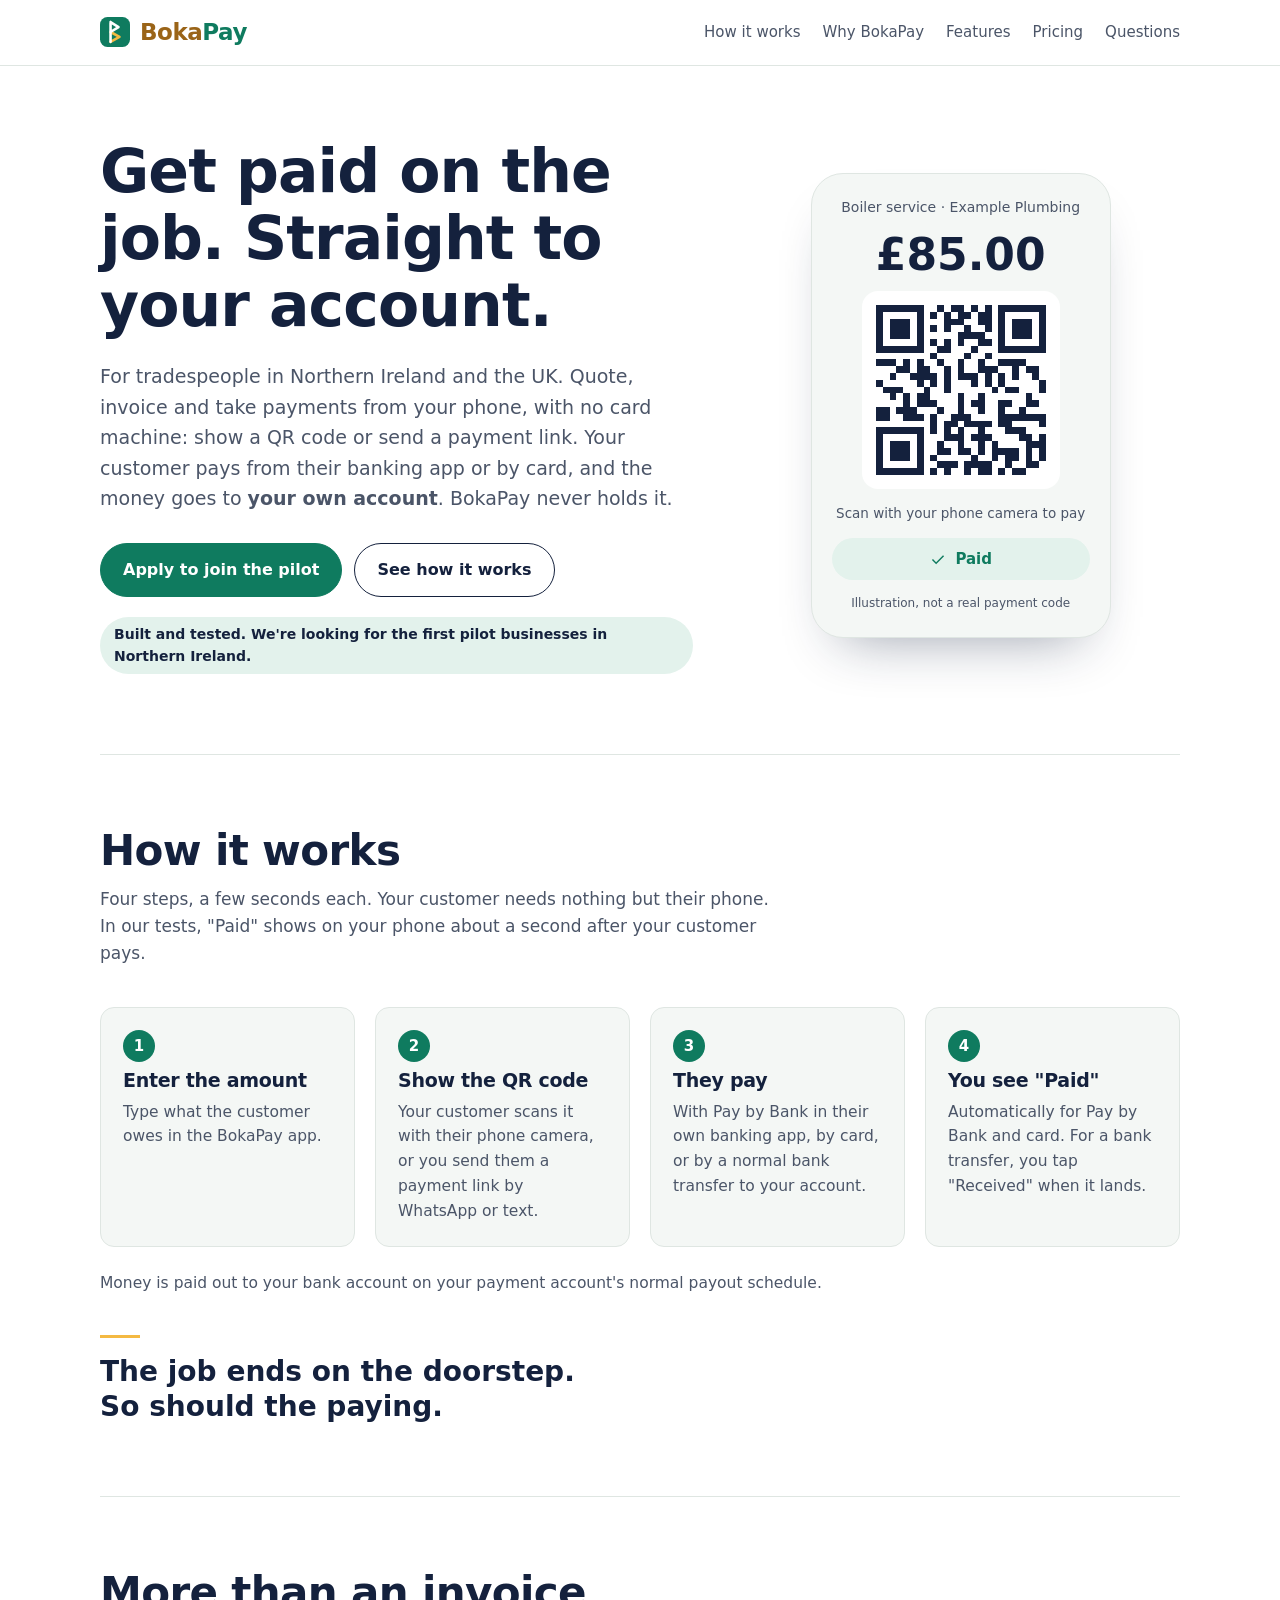
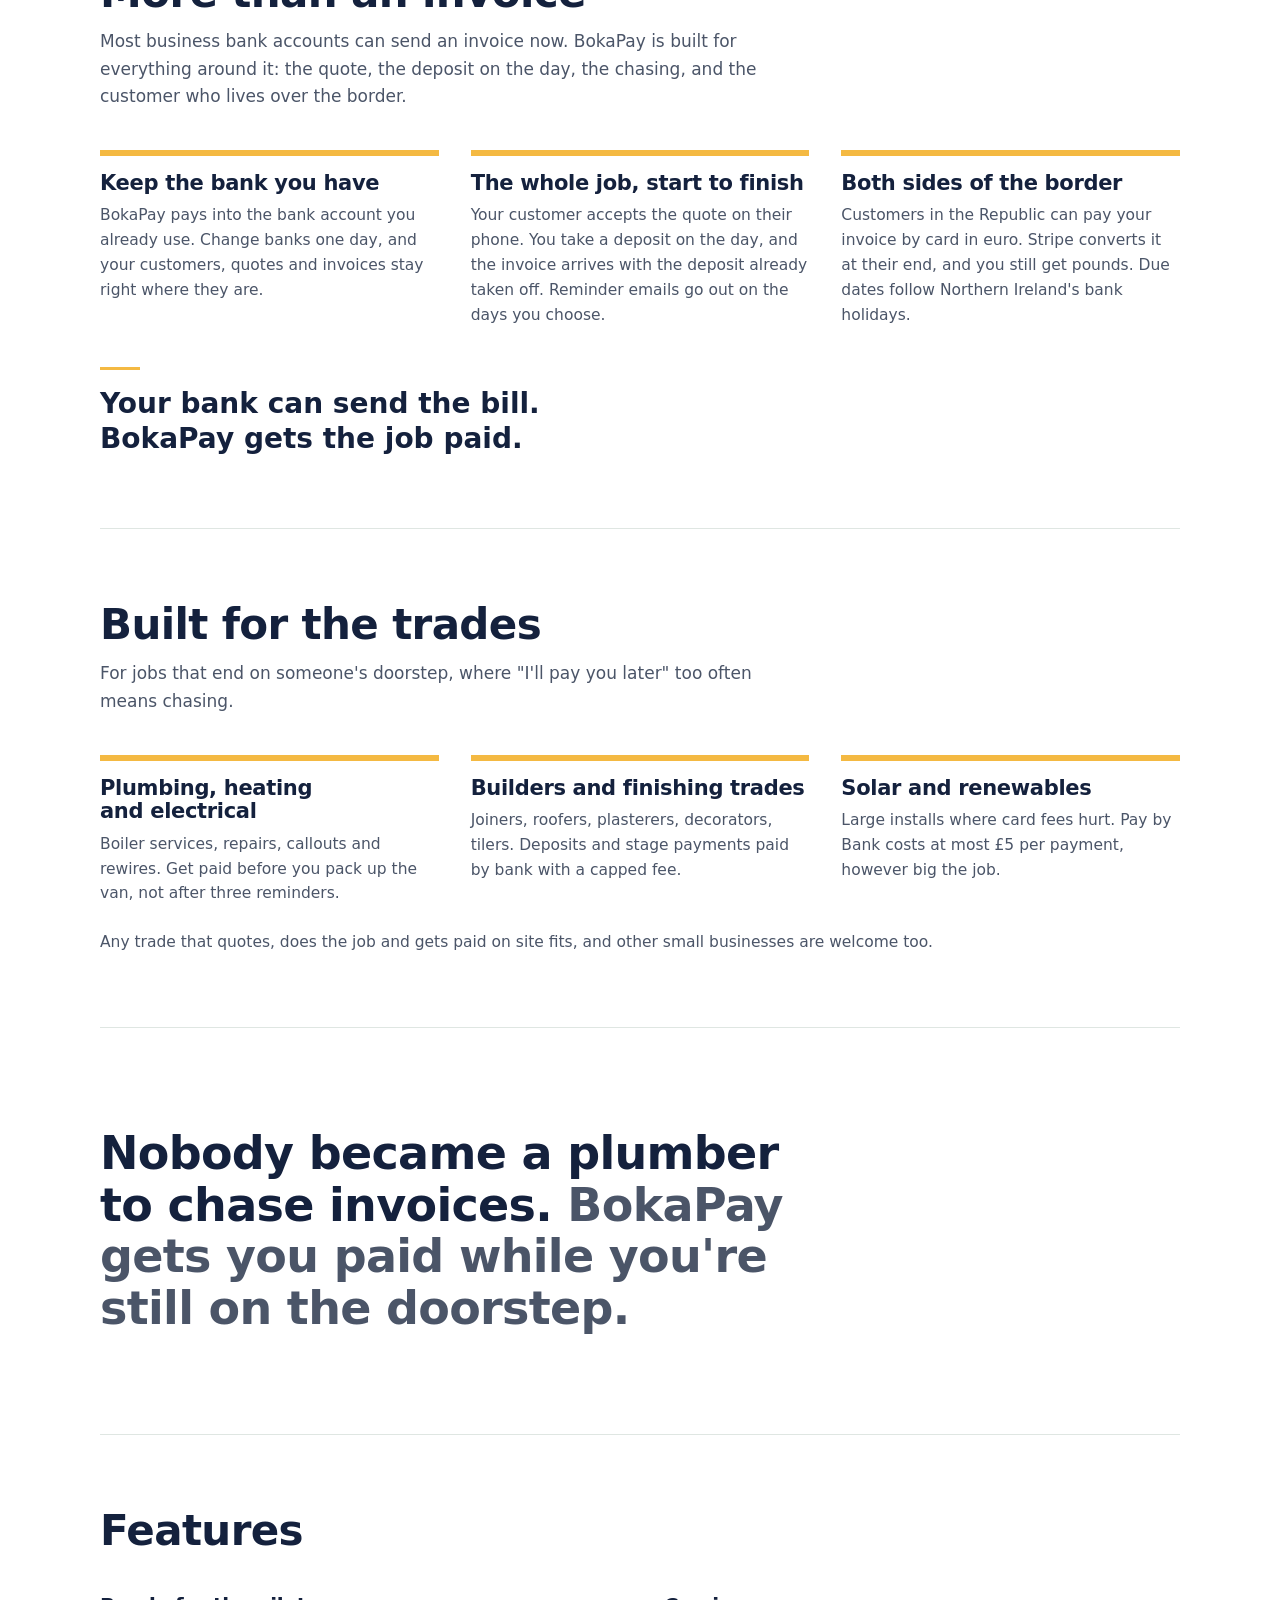
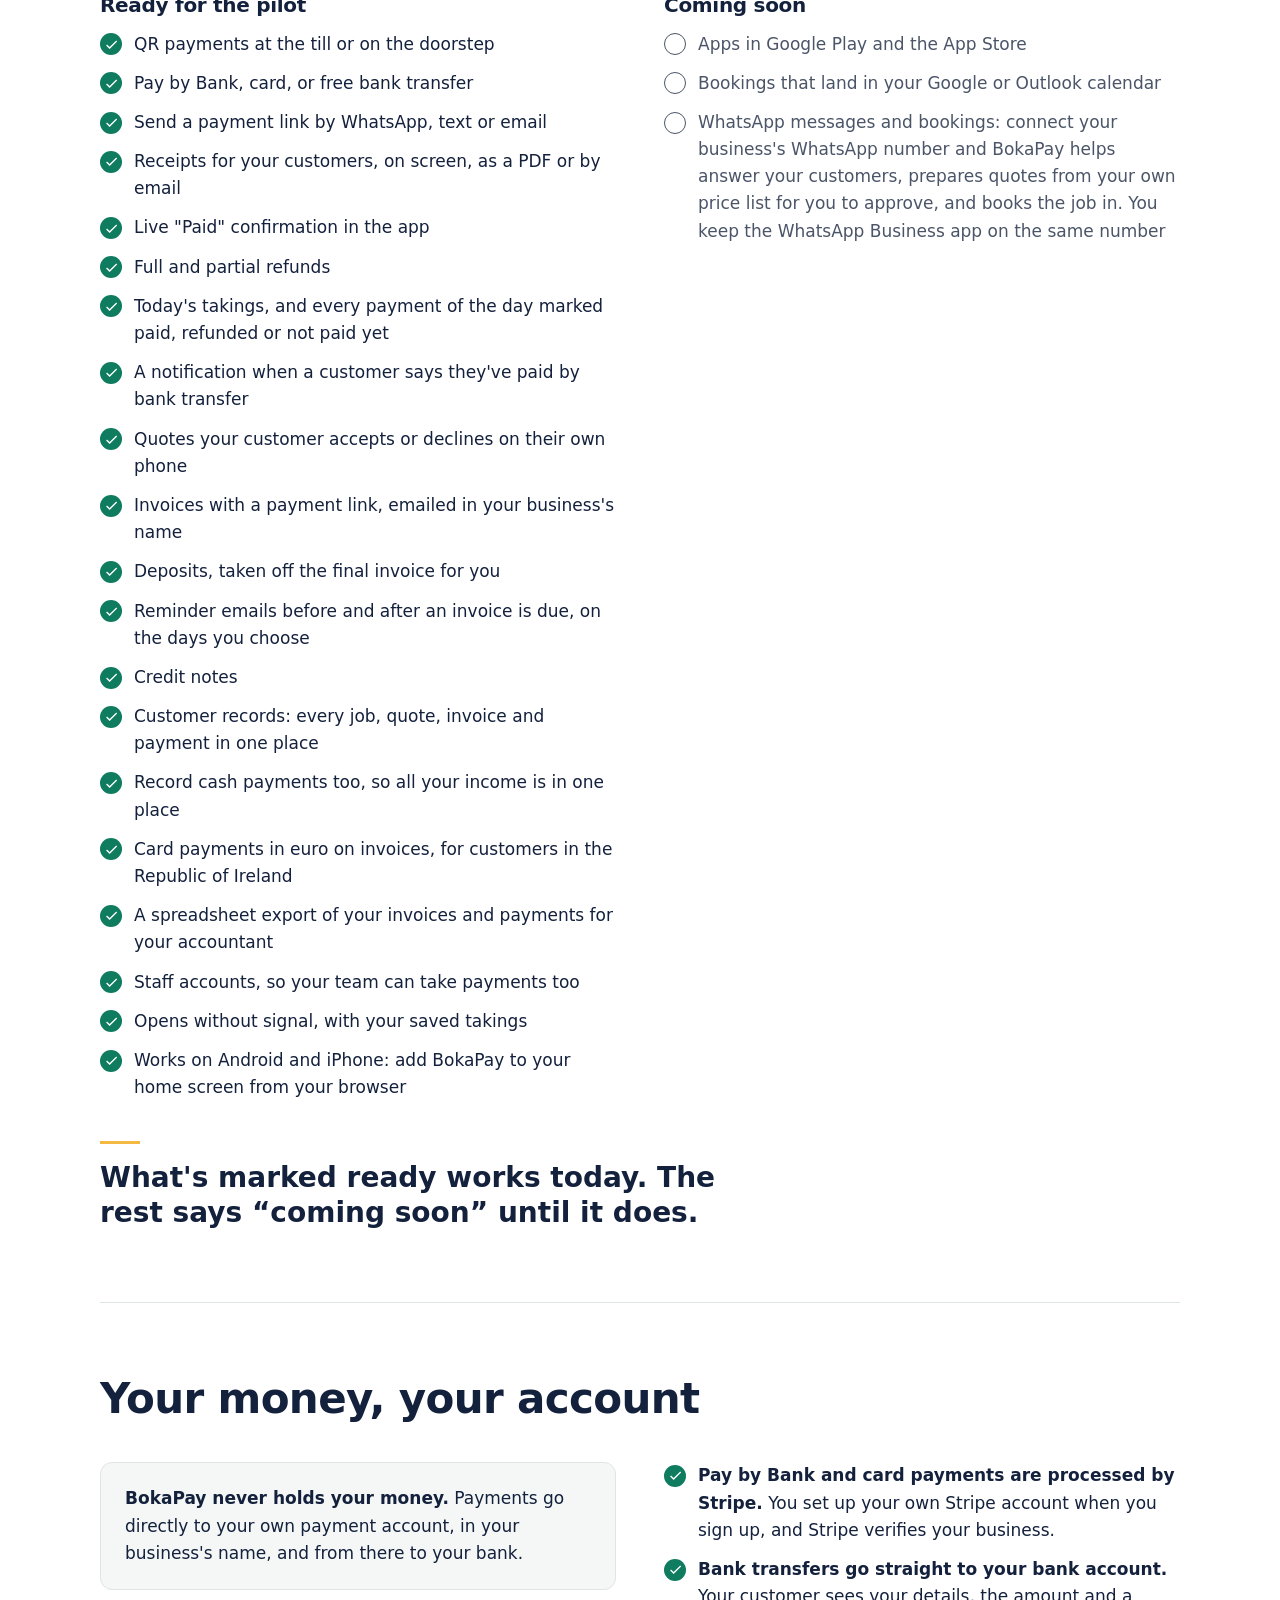
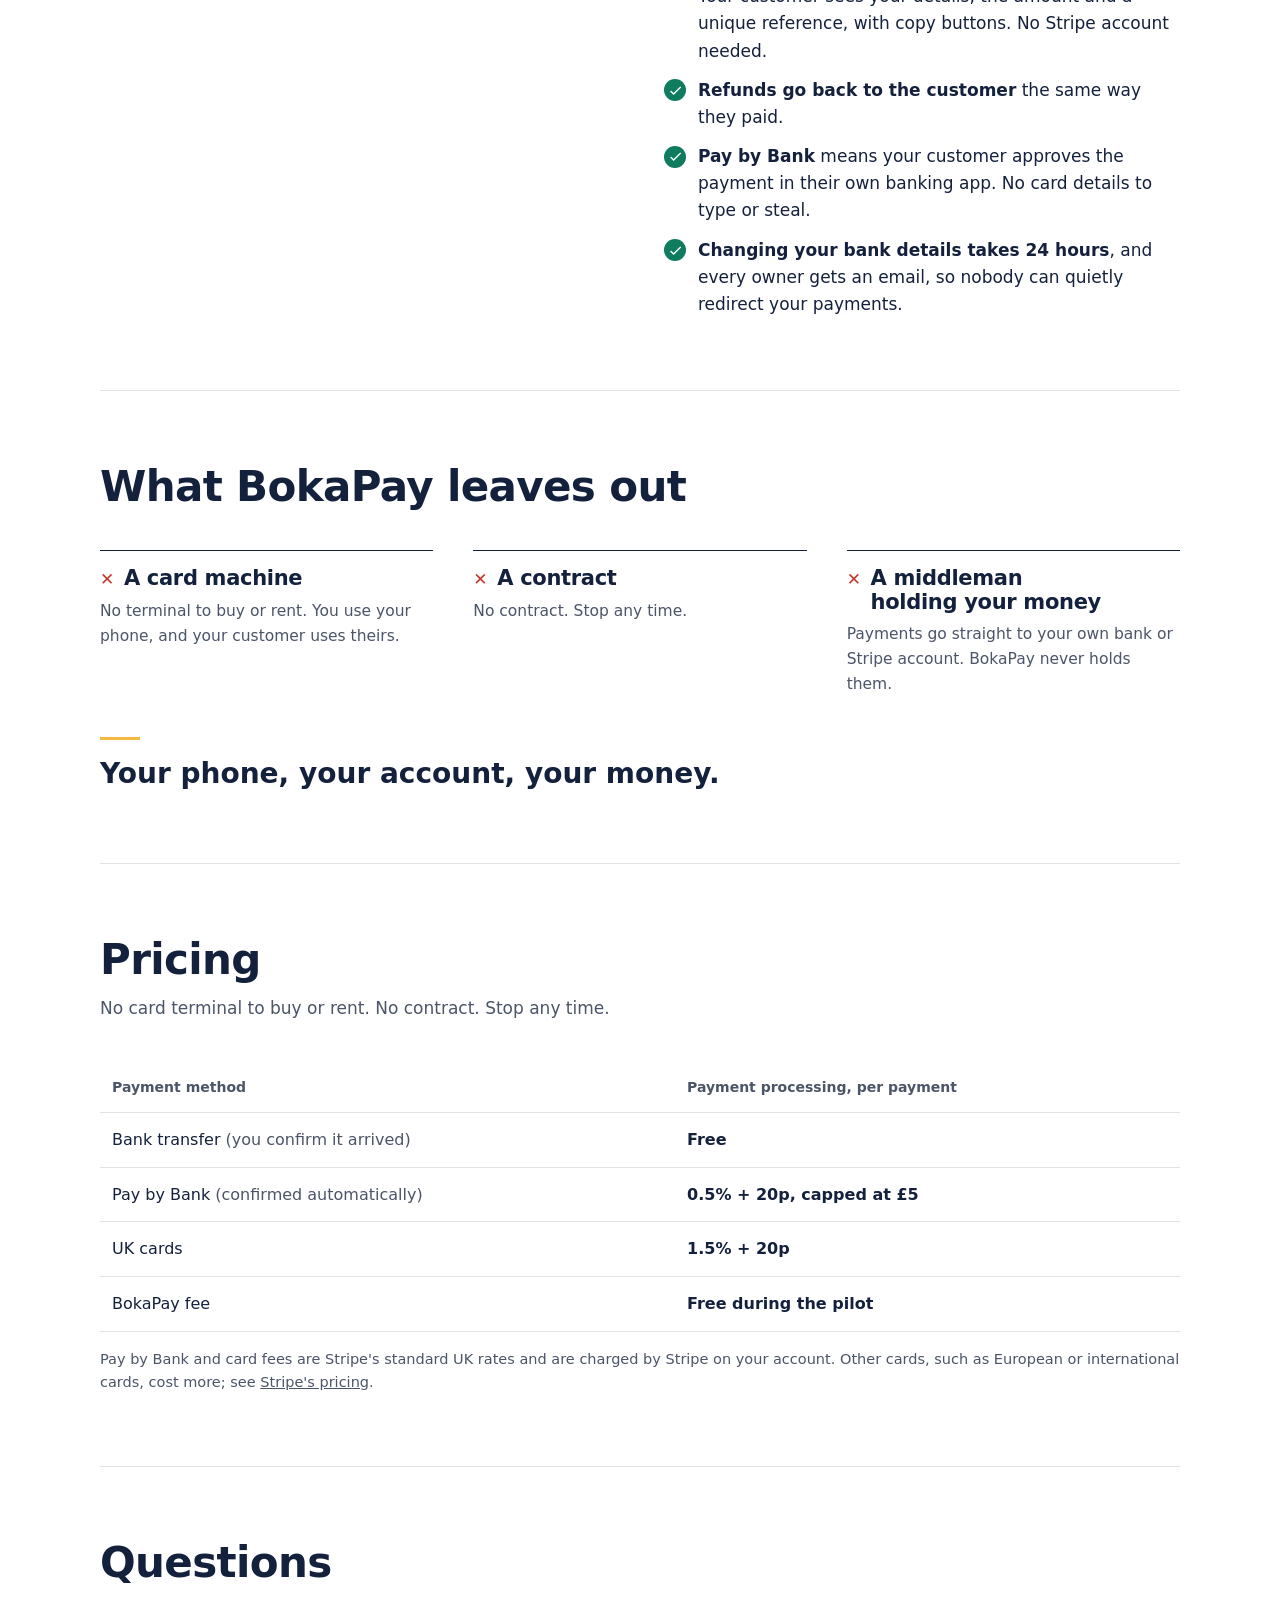
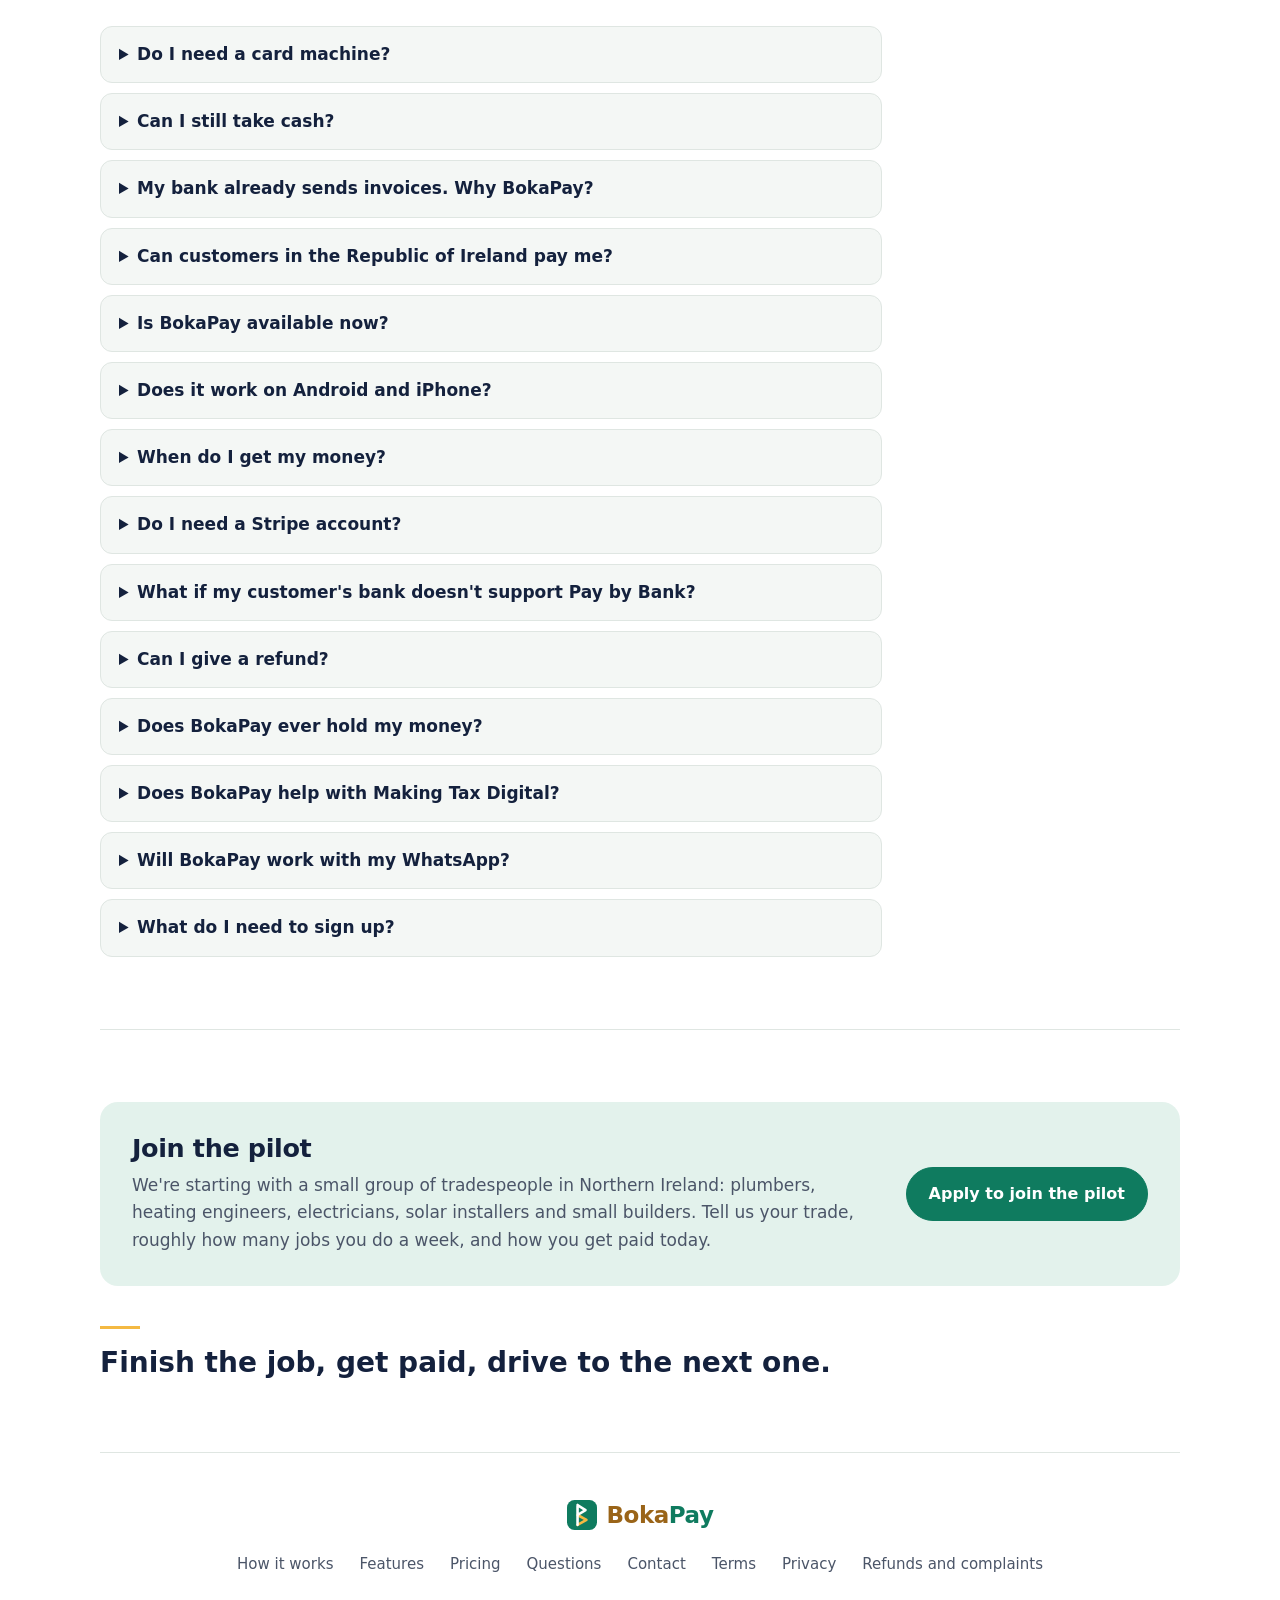
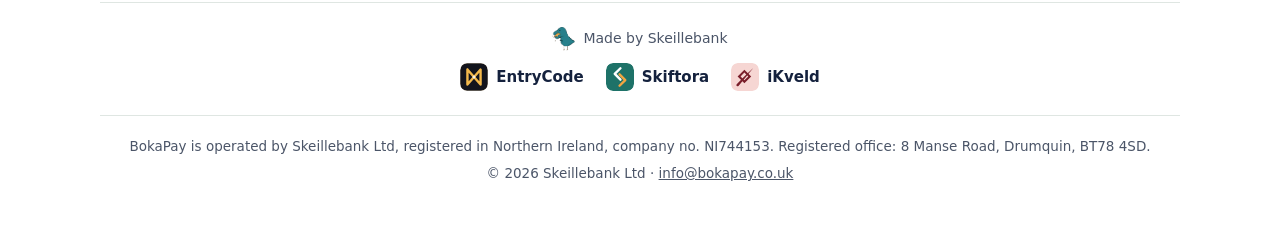
<file: index.html>
<!doctype html>
<html lang="en-GB">
<head>
<meta charset="utf-8">
<meta name="viewport" content="width=device-width, initial-scale=1">
<title>BokaPay: get paid for the whole job, straight to your account</title>
<meta name="description" content="BokaPay lets tradespeople quote, invoice and take payments from their phone, with the bank account they already have. Deposits, reminders, and card payments in euro for customers in the Republic. BokaPay never holds your money.">
<link rel="icon" href="logo.svg" type="image/svg+xml">
<link rel="apple-touch-icon" href="apple-touch-icon.png">
<meta name="theme-color" content="#0f7b5f">
<link rel="canonical" href="https://bokapay.co.uk/">
<meta property="og:type" content="website">
<meta property="og:site_name" content="BokaPay">
<meta property="og:title" content="BokaPay: get paid on the job, straight to your account">
<meta property="og:description" content="Quote, invoice and get paid from your phone: Pay by Bank, card or free bank transfer, straight to the account you already have. For tradespeople in Northern Ireland and the UK.">
<meta property="og:url" content="https://bokapay.co.uk/">
<meta property="og:image" content="https://bokapay.co.uk/og-image.png">
<meta property="og:image:width" content="1200">
<meta property="og:image:height" content="630">
<meta property="og:image:alt" content="BokaPay: Get paid on the job. Straight to your account.">
<meta name="twitter:card" content="summary_large_image">
<link rel="stylesheet" href="styles.css">
</head>
<body>
<header class="site-header">
  <div class="wrap">
    <a class="wordmark" href="./"><img src="logo.svg" alt=""><span aria-label="BokaPay"><span class="wm-boka">Boka</span><span class="wm-pay">Pay</span></span></a>
    <nav class="nav" aria-label="Main">
      <a href="#how">How it works</a>
      <a href="#why">Why BokaPay</a>
      <a href="#features">Features</a>
      <a href="#pricing">Pricing</a>
      <a href="#faq">Questions</a>
    </nav>
  </div>
</header>

<main class="wrap">
  <div class="hero">
    <div>
      <h1>Get paid on the job. Straight to your account.</h1>
      <p class="lead">For tradespeople in Northern Ireland and the UK. Quote, invoice and take payments from your phone, with no card machine: show a QR code or send a payment link. Your customer pays from their banking app or by card, and the money goes to <strong>your own account</strong>. BokaPay never holds it.</p>
      <div class="cta-row">
        <a class="btn primary" href="mailto:info@bokapay.co.uk?subject=BokaPay%20pilot">Apply to join the pilot</a>
        <a class="btn ghost" href="#how">See how it works</a>
      </div>
      <p class="status-note">Built and tested. We're looking for the first pilot businesses in Northern Ireland.</p>
    </div>
    <div class="phone" aria-label="Example of the BokaPay app showing a payment QR code">
      <p class="who">Boiler service · Example Plumbing</p>
      <p class="amount">£85.00</p>
      <div class="qr" aria-hidden="true"><svg viewBox="0 0 25 25" shape-rendering="crispEdges"><g fill="#14213d"><path d="M0 0h7v7h-7z M1 1v5h5v-5z" fill-rule="evenodd"/><rect x="2" y="2" width="3" height="3"/><path d="M18 0h7v7h-7z M19 1v5h5v-5z" fill-rule="evenodd"/><rect x="20" y="2" width="3" height="3"/><path d="M0 18h7v7h-7z M1 19v5h5v-5z" fill-rule="evenodd"/><rect x="2" y="20" width="3" height="3"/><rect x="9" y="0" width="1" height="1"/><rect x="11" y="0" width="1" height="1"/><rect x="12" y="0" width="1" height="1"/><rect x="14" y="0" width="1" height="1"/><rect x="16" y="0" width="1" height="1"/><rect x="8" y="1" width="1" height="1"/><rect x="10" y="1" width="1" height="1"/><rect x="12" y="1" width="1" height="1"/><rect x="13" y="1" width="1" height="1"/><rect x="15" y="1" width="1" height="1"/><rect x="16" y="1" width="1" height="1"/><rect x="10" y="2" width="1" height="1"/><rect x="11" y="2" width="1" height="1"/><rect x="12" y="2" width="1" height="1"/><rect x="15" y="2" width="1" height="1"/><rect x="16" y="2" width="1" height="1"/><rect x="8" y="3" width="1" height="1"/><rect x="10" y="3" width="1" height="1"/><rect x="13" y="3" width="1" height="1"/><rect x="16" y="3" width="1" height="1"/><rect x="12" y="4" width="1" height="1"/><rect x="13" y="4" width="1" height="1"/><rect x="14" y="4" width="1" height="1"/><rect x="15" y="4" width="1" height="1"/><rect x="8" y="5" width="1" height="1"/><rect x="10" y="5" width="1" height="1"/><rect x="12" y="5" width="1" height="1"/><rect x="15" y="5" width="1" height="1"/><rect x="16" y="5" width="1" height="1"/><rect x="9" y="6" width="1" height="1"/><rect x="10" y="6" width="1" height="1"/><rect x="14" y="6" width="1" height="1"/><rect x="8" y="7" width="1" height="1"/><rect x="13" y="7" width="1" height="1"/><rect x="16" y="7" width="1" height="1"/><rect x="0" y="8" width="1" height="1"/><rect x="1" y="8" width="1" height="1"/><rect x="2" y="8" width="1" height="1"/><rect x="4" y="8" width="1" height="1"/><rect x="6" y="8" width="1" height="1"/><rect x="9" y="8" width="1" height="1"/><rect x="12" y="8" width="1" height="1"/><rect x="15" y="8" width="1" height="1"/><rect x="18" y="8" width="1" height="1"/><rect x="19" y="8" width="1" height="1"/><rect x="20" y="8" width="1" height="1"/><rect x="21" y="8" width="1" height="1"/><rect x="3" y="9" width="1" height="1"/><rect x="4" y="9" width="1" height="1"/><rect x="6" y="9" width="1" height="1"/><rect x="7" y="9" width="1" height="1"/><rect x="10" y="9" width="1" height="1"/><rect x="12" y="9" width="1" height="1"/><rect x="15" y="9" width="1" height="1"/><rect x="16" y="9" width="1" height="1"/><rect x="17" y="9" width="1" height="1"/><rect x="20" y="9" width="1" height="1"/><rect x="22" y="9" width="1" height="1"/><rect x="23" y="9" width="1" height="1"/><rect x="2" y="10" width="1" height="1"/><rect x="5" y="10" width="1" height="1"/><rect x="6" y="10" width="1" height="1"/><rect x="7" y="10" width="1" height="1"/><rect x="8" y="10" width="1" height="1"/><rect x="10" y="10" width="1" height="1"/><rect x="12" y="10" width="1" height="1"/><rect x="13" y="10" width="1" height="1"/><rect x="14" y="10" width="1" height="1"/><rect x="16" y="10" width="1" height="1"/><rect x="18" y="10" width="1" height="1"/><rect x="20" y="10" width="1" height="1"/><rect x="23" y="10" width="1" height="1"/><rect x="0" y="11" width="1" height="1"/><rect x="6" y="11" width="1" height="1"/><rect x="8" y="11" width="1" height="1"/><rect x="10" y="11" width="1" height="1"/><rect x="14" y="11" width="1" height="1"/><rect x="16" y="11" width="1" height="1"/><rect x="18" y="11" width="1" height="1"/><rect x="24" y="11" width="1" height="1"/><rect x="1" y="12" width="1" height="1"/><rect x="2" y="12" width="1" height="1"/><rect x="3" y="12" width="1" height="1"/><rect x="7" y="12" width="1" height="1"/><rect x="10" y="12" width="1" height="1"/><rect x="17" y="12" width="1" height="1"/><rect x="19" y="12" width="1" height="1"/><rect x="20" y="12" width="1" height="1"/><rect x="24" y="12" width="1" height="1"/><rect x="2" y="13" width="1" height="1"/><rect x="4" y="13" width="1" height="1"/><rect x="6" y="13" width="1" height="1"/><rect x="7" y="13" width="1" height="1"/><rect x="12" y="13" width="1" height="1"/><rect x="15" y="13" width="1" height="1"/><rect x="22" y="13" width="1" height="1"/><rect x="4" y="14" width="1" height="1"/><rect x="6" y="14" width="1" height="1"/><rect x="7" y="14" width="1" height="1"/><rect x="8" y="14" width="1" height="1"/><rect x="12" y="14" width="1" height="1"/><rect x="14" y="14" width="1" height="1"/><rect x="15" y="14" width="1" height="1"/><rect x="18" y="14" width="1" height="1"/><rect x="19" y="14" width="1" height="1"/><rect x="22" y="14" width="1" height="1"/><rect x="23" y="14" width="1" height="1"/><rect x="0" y="15" width="1" height="1"/><rect x="1" y="15" width="1" height="1"/><rect x="3" y="15" width="1" height="1"/><rect x="4" y="15" width="1" height="1"/><rect x="5" y="15" width="1" height="1"/><rect x="9" y="15" width="1" height="1"/><rect x="12" y="15" width="1" height="1"/><rect x="15" y="15" width="1" height="1"/><rect x="18" y="15" width="1" height="1"/><rect x="21" y="15" width="1" height="1"/><rect x="0" y="16" width="1" height="1"/><rect x="1" y="16" width="1" height="1"/><rect x="4" y="16" width="1" height="1"/><rect x="5" y="16" width="1" height="1"/><rect x="6" y="16" width="1" height="1"/><rect x="8" y="16" width="1" height="1"/><rect x="11" y="16" width="1" height="1"/><rect x="12" y="16" width="1" height="1"/><rect x="13" y="16" width="1" height="1"/><rect x="18" y="16" width="1" height="1"/><rect x="19" y="16" width="1" height="1"/><rect x="20" y="16" width="1" height="1"/><rect x="21" y="16" width="1" height="1"/><rect x="22" y="16" width="1" height="1"/><rect x="23" y="16" width="1" height="1"/><rect x="24" y="16" width="1" height="1"/><rect x="8" y="17" width="1" height="1"/><rect x="10" y="17" width="1" height="1"/><rect x="11" y="17" width="1" height="1"/><rect x="13" y="17" width="1" height="1"/><rect x="14" y="17" width="1" height="1"/><rect x="15" y="17" width="1" height="1"/><rect x="16" y="17" width="1" height="1"/><rect x="18" y="17" width="1" height="1"/><rect x="19" y="17" width="1" height="1"/><rect x="24" y="17" width="1" height="1"/><rect x="8" y="18" width="1" height="1"/><rect x="10" y="18" width="1" height="1"/><rect x="12" y="18" width="1" height="1"/><rect x="15" y="18" width="1" height="1"/><rect x="19" y="18" width="1" height="1"/><rect x="20" y="18" width="1" height="1"/><rect x="21" y="18" width="1" height="1"/><rect x="10" y="19" width="1" height="1"/><rect x="11" y="19" width="1" height="1"/><rect x="12" y="19" width="1" height="1"/><rect x="14" y="19" width="1" height="1"/><rect x="15" y="19" width="1" height="1"/><rect x="16" y="19" width="1" height="1"/><rect x="21" y="19" width="1" height="1"/><rect x="22" y="19" width="1" height="1"/><rect x="24" y="19" width="1" height="1"/><rect x="9" y="20" width="1" height="1"/><rect x="12" y="20" width="1" height="1"/><rect x="15" y="20" width="1" height="1"/><rect x="17" y="20" width="1" height="1"/><rect x="22" y="20" width="1" height="1"/><rect x="23" y="20" width="1" height="1"/><rect x="24" y="20" width="1" height="1"/><rect x="9" y="21" width="1" height="1"/><rect x="10" y="21" width="1" height="1"/><rect x="12" y="21" width="1" height="1"/><rect x="13" y="21" width="1" height="1"/><rect x="15" y="21" width="1" height="1"/><rect x="17" y="21" width="1" height="1"/><rect x="18" y="21" width="1" height="1"/><rect x="19" y="21" width="1" height="1"/><rect x="20" y="21" width="1" height="1"/><rect x="22" y="21" width="1" height="1"/><rect x="24" y="21" width="1" height="1"/><rect x="8" y="22" width="1" height="1"/><rect x="14" y="22" width="1" height="1"/><rect x="17" y="22" width="1" height="1"/><rect x="19" y="22" width="1" height="1"/><rect x="20" y="22" width="1" height="1"/><rect x="22" y="22" width="1" height="1"/><rect x="24" y="22" width="1" height="1"/><rect x="9" y="23" width="1" height="1"/><rect x="10" y="23" width="1" height="1"/><rect x="11" y="23" width="1" height="1"/><rect x="13" y="23" width="1" height="1"/><rect x="14" y="23" width="1" height="1"/><rect x="15" y="23" width="1" height="1"/><rect x="16" y="23" width="1" height="1"/><rect x="19" y="23" width="1" height="1"/><rect x="22" y="23" width="1" height="1"/><rect x="23" y="23" width="1" height="1"/><rect x="8" y="24" width="1" height="1"/><rect x="10" y="24" width="1" height="1"/><rect x="13" y="24" width="1" height="1"/><rect x="15" y="24" width="1" height="1"/><rect x="16" y="24" width="1" height="1"/><rect x="18" y="24" width="1" height="1"/><rect x="20" y="24" width="1" height="1"/><rect x="21" y="24" width="1" height="1"/></g></svg></div>
      <p class="hint">Scan with your phone camera to pay</p>
      <p class="paid"><svg width="18" height="18" viewBox="0 0 24 24" aria-hidden="true"><path d="M9.5 16.2 5.3 12l-1.4 1.4 5.6 5.6L20.1 8.4 18.7 7z" fill="currentColor"/></svg>Paid</p>
      <p class="example">Illustration, not a real payment code</p>
    </div>
  </div>

  <section id="how">
    <div class="sec-head">
      <h2>How it works</h2>
      <p>Four steps, a few seconds each. Your customer needs nothing but their phone. In our tests, "Paid" shows on your phone about a second after your customer pays.</p>
    </div>
    <ol class="steps">
      <li><h3>Enter the amount</h3><p>Type what the customer owes in the BokaPay app.</p></li>
      <li><h3>Show the QR code</h3><p>Your customer scans it with their phone camera, or you send them a payment link by WhatsApp or text.</p></li>
      <li><h3>They pay</h3><p>With Pay by Bank in their own banking app, by card, or by a normal bank transfer to your account.</p></li>
      <li><h3>You see "Paid"</h3><p>Automatically for Pay by Bank and card. For a bank transfer, you tap "Received" when it lands.</p></li>
    </ol>
    <p class="note">Money is paid out to your bank account on your payment account's normal payout schedule.</p>
    <p class="land">The job ends on the doorstep. So should the paying.</p>
  </section>

  <section id="why">
    <div class="sec-head">
      <h2>More than an invoice</h2>
      <p>Most business bank accounts can send an invoice now. BokaPay is built for everything around it: the quote, the deposit on the day, the chasing, and the customer who lives over the border.</p>
    </div>
    <div class="cards">
      <div><h3>Keep the bank you have</h3><p>BokaPay pays into the bank account you already use. Change banks one day, and your customers, quotes and invoices stay right where they are.</p></div>
      <div><h3>The whole job, start to finish</h3><p>Your customer accepts the quote on their phone. You take a deposit on the day, and the invoice arrives with the deposit already taken off. Reminder emails go out on the days you choose.</p></div>
      <div><h3>Both sides of the border</h3><p>Customers in the Republic can pay your invoice by card in euro. Stripe converts it at their end, and you still get pounds. Due dates follow Northern Ireland's bank holidays.</p></div>
    </div>
    <p class="land">Your bank can send the bill. BokaPay gets the job paid.</p>
  </section>

  <section id="who">
    <div class="sec-head">
      <h2>Built for the trades</h2>
      <p>For jobs that end on someone's doorstep, where "I'll pay you later" too often means chasing.</p>
    </div>
    <div class="cards">
      <div><h3>Plumbing, heating and electrical</h3><p>Boiler services, repairs, callouts and rewires. Get paid before you pack up the van, not after three reminders.</p></div>
      <div><h3>Builders and finishing trades</h3><p>Joiners, roofers, plasterers, decorators, tilers. Deposits and stage payments paid by bank with a capped fee.</p></div>
      <div><h3>Solar and renewables</h3><p>Large installs where card fees hurt. Pay by Bank costs at most £5 per payment, however big the job.</p></div>
    </div>
    <p class="note">Any trade that quotes, does the job and gets paid on site fits, and other small businesses are welcome too.</p>
  </section>

  <section class="breath" aria-label="Why BokaPay">
    <p>Nobody became a plumber to chase invoices. <span>BokaPay gets you paid while you're still on the doorstep.</span></p>
  </section>

  <section id="features">
    <div class="sec-head">
      <h2>Features</h2>
    </div>
    <div class="two">
      <div>
        <h3>Ready for the pilot</h3>
        <ul class="ticks">
          <li>QR payments at the till or on the doorstep</li>
          <li>Pay by Bank, card, or free bank transfer</li>
          <li>Send a payment link by WhatsApp, text or email</li>
          <li>Receipts for your customers, on screen, as a PDF or by email</li>
          <li>Live "Paid" confirmation in the app</li>
          <li>Full and partial refunds</li>
          <li>Today's takings, and every payment of the day marked paid, refunded or not paid yet</li>
          <li>A notification when a customer says they've paid by bank transfer</li>
          <li>Quotes your customer accepts or declines on their own phone</li>
          <li>Invoices with a payment link, emailed in your business's name</li>
          <li>Deposits, taken off the final invoice for you</li>
          <li>Reminder emails before and after an invoice is due, on the days you choose</li>
          <li>Credit notes</li>
          <li>Customer records: every job, quote, invoice and payment in one place</li>
          <li>Record cash payments too, so all your income is in one place</li>
          <li>Card payments in euro on invoices, for customers in the Republic of Ireland</li>
          <li>A spreadsheet export of your invoices and payments for your accountant</li>
          <li>Staff accounts, so your team can take payments too</li>
          <li>Opens without signal, with your saved takings</li>
          <li>Works on Android and iPhone: add BokaPay to your home screen from your browser</li>
        </ul>
      </div>
      <div>
        <h3>Coming soon</h3>
        <ul class="soon">
          <li>Apps in Google Play and the App Store</li>
          <li>Bookings that land in your Google or Outlook calendar</li>
          <li>WhatsApp messages and bookings: connect your business's WhatsApp number and BokaPay helps answer your customers, prepares quotes from your own price list for you to approve, and books the job in. You keep the WhatsApp Business app on the same number</li>
        </ul>
      </div>
    </div>
    <p class="land">What's marked ready works today. The rest says “coming soon” until it does.</p>
  </section>

  <section id="money">
    <div class="sec-head">
      <h2>Your money, your account</h2>
    </div>
    <div class="two">
      <div class="callout">
        <p><strong>BokaPay never holds your money.</strong> Payments go directly to your own payment account, in your business's name, and from there to your bank.</p>
      </div>
      <ul class="ticks">
        <li><span><strong>Pay by Bank and card payments are processed by Stripe.</strong> You set up your own Stripe account when you sign up, and Stripe verifies your business.</span></li>
        <li><span><strong>Bank transfers go straight to your bank account.</strong> Your customer sees your details, the amount and a unique reference, with copy buttons. No Stripe account needed.</span></li>
        <li><span><strong>Refunds go back to the customer</strong> the same way they paid.</span></li>
        <li><span><strong>Pay by Bank</strong> means your customer approves the payment in their own banking app. No card details to type or steal.</span></li>
<li><span><strong>Changing your bank details takes 24 hours</strong>, and every owner gets an email, so nobody can quietly redirect your payments.</span></li>
      </ul>
    </div>
  </section>

  <section id="without">
    <div class="sec-head">
      <h2>What BokaPay leaves out</h2>
    </div>
    <ul class="without">
      <li>
        <h3>A card machine</h3>
        <p>No terminal to buy or rent. You use your phone, and your customer uses theirs.</p>
      </li>
      <li>
        <h3>A contract</h3>
        <p>No contract. Stop any time.</p>
      </li>
      <li>
        <h3>A middleman holding your money</h3>
        <p>Payments go straight to your own bank or Stripe account. BokaPay never holds them.</p>
      </li>
    </ul>
    <p class="land">Your phone, your account, your money.</p>
  </section>

  <section id="pricing">
    <div class="sec-head">
      <h2>Pricing</h2>
      <p>No card terminal to buy or rent. No contract. Stop any time.</p>
    </div>
    <table class="price-table">
      <thead><tr><th scope="col">Payment method</th><th scope="col">Payment processing, per payment</th></tr></thead>
      <tbody>
        <tr><td>Bank transfer <span style="font-weight:400;color:var(--muted)">(you confirm it arrived)</span></td><td>Free</td></tr>
        <tr><td>Pay by Bank <span style="font-weight:400;color:var(--muted)">(confirmed automatically)</span></td><td>0.5% + 20p, capped at £5</td></tr>
        <tr><td>UK cards</td><td>1.5% + 20p</td></tr>
        <tr><td>BokaPay fee</td><td>Free during the pilot</td></tr>
      </tbody>
    </table>
    <p class="fineprint">Pay by Bank and card fees are Stripe's standard UK rates and are charged by Stripe on your account. Other cards, such as European or international cards, cost more; see <a href="https://stripe.com/gb/pricing">Stripe's pricing</a>.</p>
  </section>

  <section id="faq">
    <div class="sec-head">
      <h2>Questions</h2>
    </div>
    <div class="faq">
      <details><summary>Do I need a card machine?</summary><p>No. You use the BokaPay app on your phone, and your customer uses theirs.</p></details>
      <details><summary>Can I still take cash?</summary><p>Of course. BokaPay doesn't replace cash; it gives your customers more ways to pay. You can record cash payments in BokaPay too, so every payment for a job is in one place for you and your accountant.</p></details>
      <details><summary>My bank already sends invoices. Why BokaPay?</summary><p>Keep your bank: BokaPay pays into it. What BokaPay adds is the rest of the job: quotes your customer accepts on their phone, deposits, Pay by Bank and card on the doorstep, reminders, and card payments in euro for customers in the Republic. And because it isn't tied to one bank, nothing moves if you change banks.</p></details>
      <details><summary>Can customers in the Republic of Ireland pay me?</summary><p>Yes. They can pay an invoice by card in euro: Stripe converts it at their end and pays you in pounds, and your receipt shows what they paid. They can also pay by bank transfer to your account in pounds. Pay by Bank works with UK banks only.</p></details>
      <details><summary>Is BokaPay available now?</summary><p>Not to everyone yet. BokaPay is built and tested, and we're looking for tradespeople in Northern Ireland to use it first in a pilot. <a href="mailto:info@bokapay.co.uk?subject=BokaPay%20pilot">Get in touch</a> if you'd like to take part.</p></details>
      <details><summary>Does it work on Android and iPhone?</summary><p>Yes. During the pilot you add BokaPay to your home screen from your phone's browser, where it works like an app, with notifications. Apps in Google Play and the App Store will follow.</p></details>
      <details><summary>When do I get my money?</summary><p>Bank transfers go straight into your bank account. Pay by Bank and card payments land in your Stripe account and are paid out to your bank on your normal payout schedule.</p></details>
      <details><summary>Do I need a Stripe account?</summary><p>Only for Pay by Bank and card. You can start with free bank transfers using just your bank details, and add Stripe later; we set it up for you during sign-up.</p></details>
      <details><summary>What if my customer's bank doesn't support Pay by Bank?</summary><p>They can pay by card or by bank transfer instead, on the same page.</p></details>
      <details><summary>Can I give a refund?</summary><p>Yes, full or partial. Pay by Bank and card refunds are made from the app. For a bank transfer, you send the money back from your bank and record it in the app.</p></details>
      <details><summary>Does BokaPay ever hold my money?</summary><p>No. Payments go straight to your own bank or Stripe account.</p></details>
      <details><summary>Does BokaPay help with Making Tax Digital?</summary><p>BokaPay keeps a digital record of every payment you take through it, which you or your accountant can use for your records. It doesn't send anything to HMRC itself; your accounting software or accountant still does that.</p></details>
      <details><summary>Will BokaPay work with my WhatsApp?</summary><p>Soon. You'll connect your business's own WhatsApp number to BokaPay through Meta's sign-up, and keep using the WhatsApp Business app on your phone as now. BokaPay then helps reply to your customers about your jobs, quotes and bookings, and nothing else. Prices come only from your own price list, and you approve every quote before it goes out. When you reply to a customer yourself, BokaPay stops replying in that conversation until you hand it back. Meta charges your business directly for WhatsApp messages, and you can disconnect your number at any time.</p></details>
      <details><summary>What do I need to sign up?</summary><p>Your business details and bank account. For Pay by Bank and card, Stripe also verifies your business. Sole traders are welcome.</p></details>
    </div>
  </section>

  <section id="pilot">
    <div class="pilot">
      <div>
        <h2>Join the pilot</h2>
        <p>We're starting with a small group of tradespeople in Northern Ireland: plumbers, heating engineers, electricians, solar installers and small builders. Tell us your trade, roughly how many jobs you do a week, and how you get paid today.</p>
      </div>
      <a class="btn primary" href="mailto:info@bokapay.co.uk?subject=BokaPay%20pilot">Apply to join the pilot</a>
    </div>
    <p class="land">Finish the job, get paid, drive to the next one.</p>
  </section>

  <footer class="sfoot">
    <a class="wordmark" href="./"><img src="logo.svg" alt=""><span aria-label="BokaPay"><span class="wm-boka">Boka</span><span class="wm-pay">Pay</span></span></a>
    <nav class="sfoot-links" aria-label="Footer">
      <a href="#how">How it works</a>
      <a href="#features">Features</a>
      <a href="#pricing">Pricing</a>
      <a href="#faq">Questions</a>
      <a href="mailto:info@bokapay.co.uk">Contact</a>
      <a href="terms.html">Terms</a>
      <a href="privacy.html">Privacy</a>
      <a href="refunds.html">Refunds and complaints</a>
    </nav>
    <nav class="family" aria-label="Skeillebank products">
      <a class="family-label label" href="https://skeillebank.com"><img src="logos/skeillebank.webp" alt="" width="23" height="24">Made by Skeillebank</a>
      <a class="fam" href="https://entrycode.uk"><img src="logos/entrycode.svg" alt="" width="28" height="28">EntryCode</a>
      <a class="fam" href="https://skiftora.com"><img src="logos/skiftora.svg" alt="" width="28" height="28">Skiftora</a>
      <a class="fam" href="https://ikveld.com"><img src="logos/ikveld.svg" alt="" width="28" height="28">iKveld</a>
    </nav>
    <div class="sfoot-fine">
      <p>BokaPay is operated by Skeillebank Ltd, registered in Northern Ireland, company no. NI744153. Registered office: 8 Manse Road, Drumquin, BT78 4SD.</p>
      <p>© 2026 Skeillebank Ltd · <a href="mailto:info@bokapay.co.uk">info@bokapay.co.uk</a></p>
    </div>
  </footer>
</main>
</body>
</html>
</file>
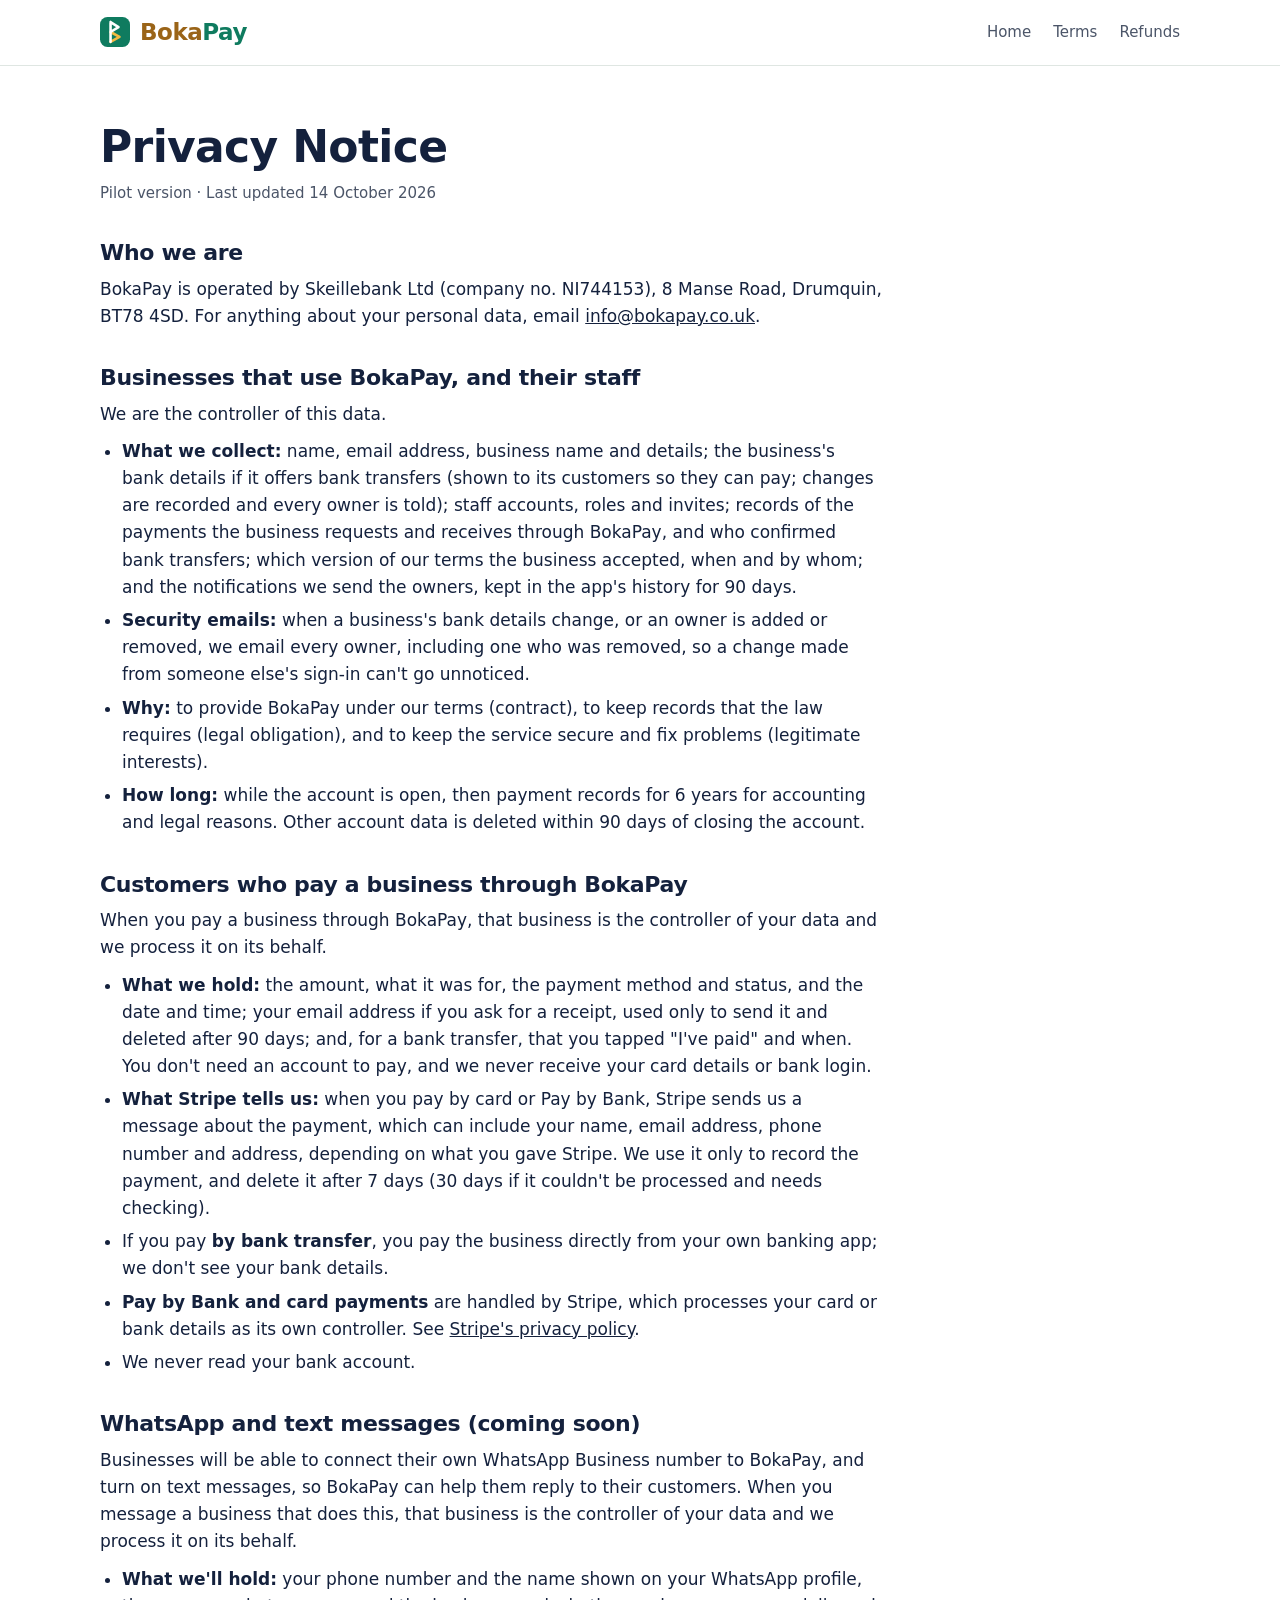
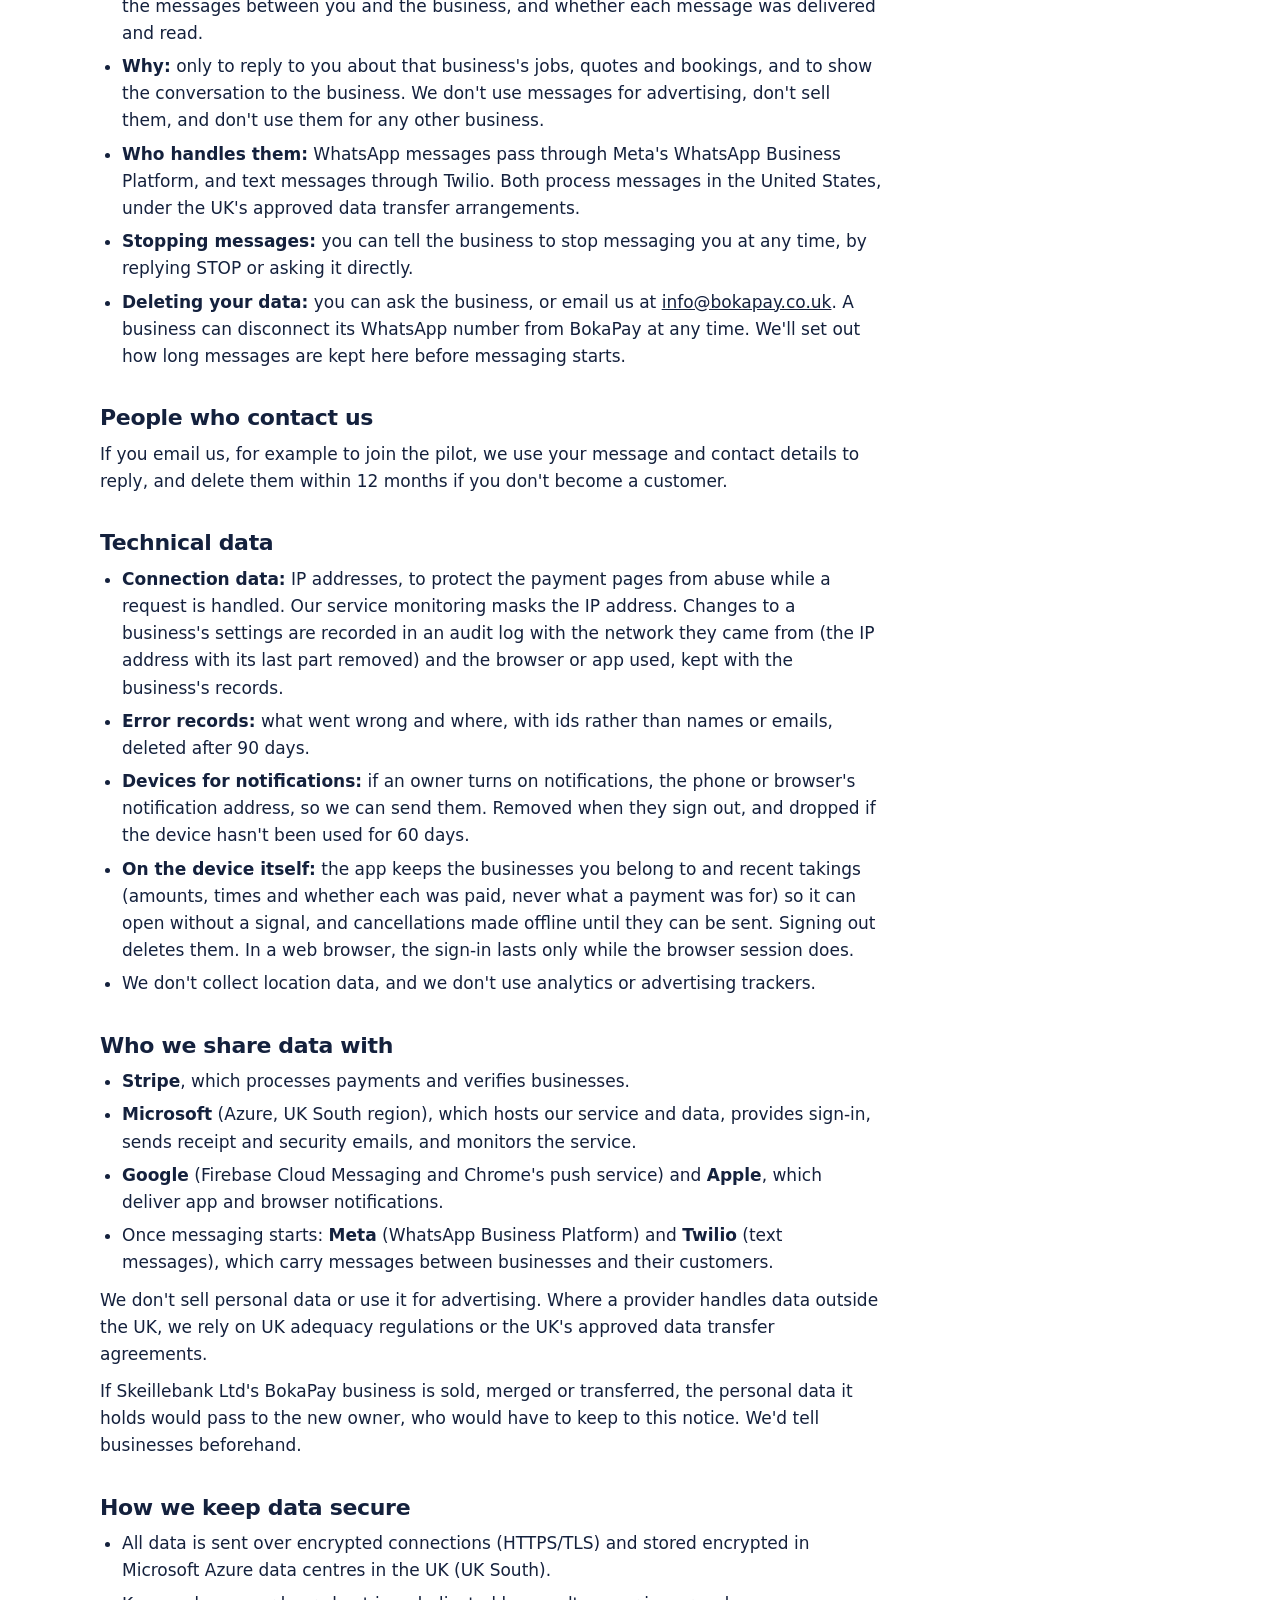
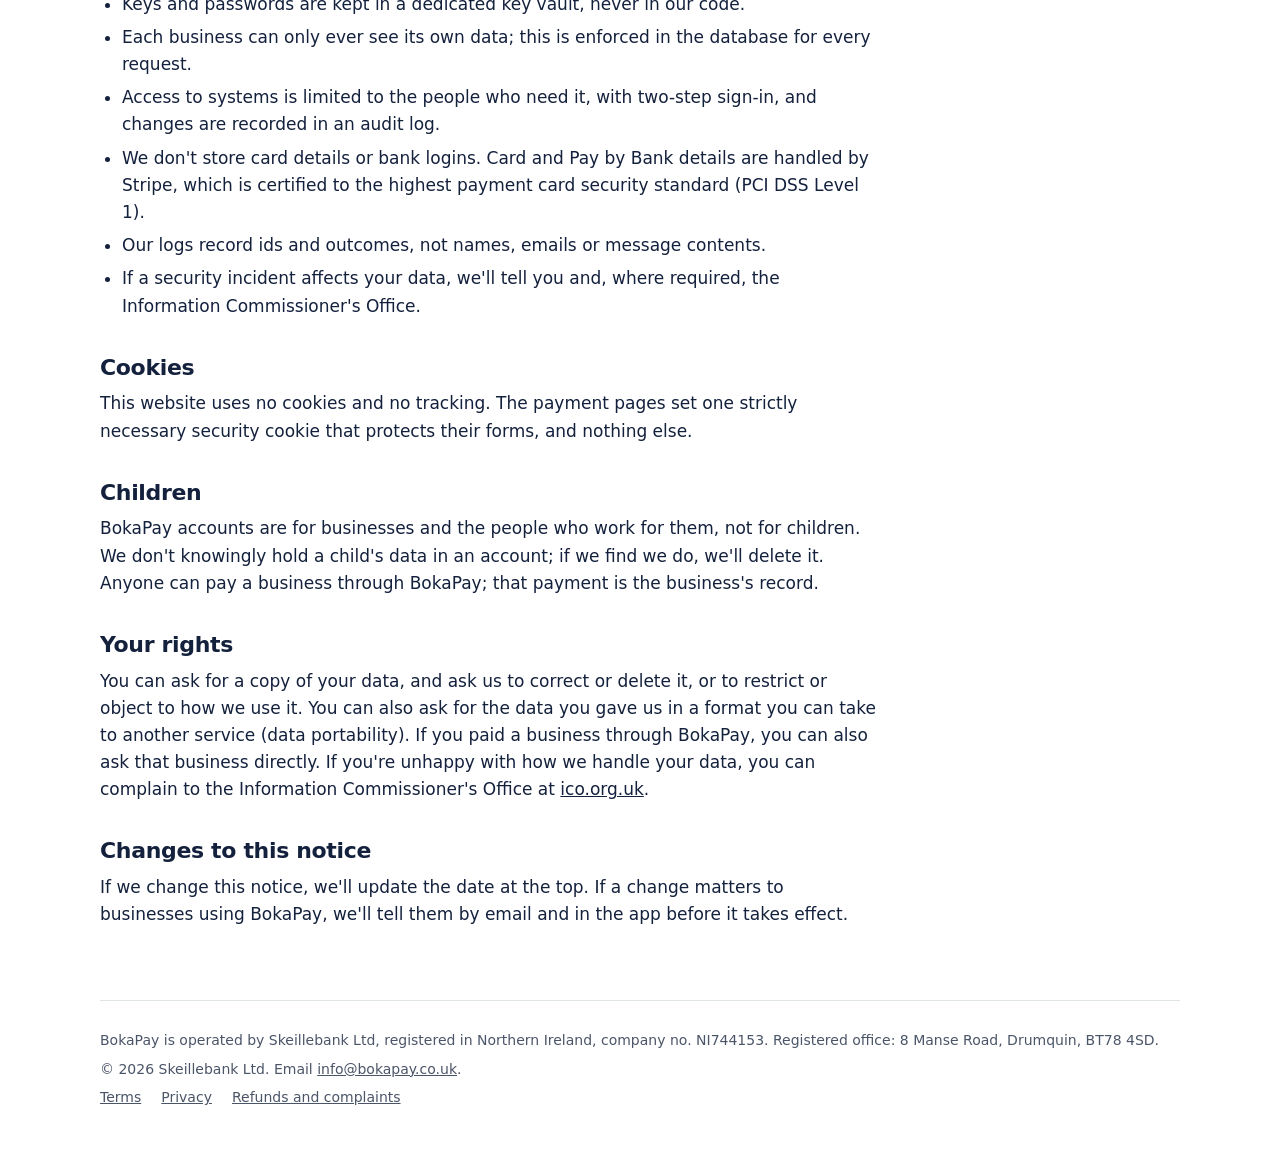
<file: privacy.html>
<!doctype html>
<html lang="en-GB">
<head>
<meta charset="utf-8">
<meta name="viewport" content="width=device-width, initial-scale=1">
<title>BokaPay Privacy Notice</title>
<link rel="icon" href="logo.svg" type="image/svg+xml">
<link rel="apple-touch-icon" href="apple-touch-icon.png">
<meta name="theme-color" content="#0f7b5f">
<link rel="canonical" href="https://bokapay.co.uk/privacy.html">
<meta name="description" content="BokaPay Privacy Notice. BokaPay is operated by Skeillebank Ltd.">
<link rel="stylesheet" href="styles.css">
</head>
<body>
<header class="site-header">
  <div class="wrap">
    <a class="wordmark" href="./"><img src="logo.svg" alt=""><span aria-label="BokaPay"><span class="wm-boka">Boka</span><span class="wm-pay">Pay</span></span></a>
    <nav class="nav" aria-label="Main"><a href="./">Home</a><a href="terms.html">Terms</a><a href="refunds.html">Refunds</a></nav>
  </div>
</header>
<main class="wrap">
  <article class="doc">
    <h1>Privacy Notice</h1>
    <p class="updated">Pilot version · Last updated 14 October 2026</p>

    <h2>Who we are</h2>
    <p>BokaPay is operated by Skeillebank Ltd (company no. NI744153), 8 Manse Road, Drumquin, BT78 4SD. For anything about your personal data, email <a href="mailto:info@bokapay.co.uk">info@bokapay.co.uk</a>.</p>

    <h2>Businesses that use BokaPay, and their staff</h2>
    <p>We are the controller of this data.</p>
    <ul>
      <li><strong>What we collect:</strong> name, email address, business name and details; the business's bank details if it offers bank transfers (shown to its customers so they can pay; changes are recorded and every owner is told); staff accounts, roles and invites; records of the payments the business requests and receives through BokaPay, and who confirmed bank transfers; which version of our terms the business accepted, when and by whom; and the notifications we send the owners, kept in the app's history for 90 days.</li>
      <li><strong>Security emails:</strong> when a business's bank details change, or an owner is added or removed, we email every owner, including one who was removed, so a change made from someone else's sign-in can't go unnoticed.</li>
      <li><strong>Why:</strong> to provide BokaPay under our terms (contract), to keep records that the law requires (legal obligation), and to keep the service secure and fix problems (legitimate interests).</li>
      <li><strong>How long:</strong> while the account is open, then payment records for 6 years for accounting and legal reasons. Other account data is deleted within 90 days of closing the account.</li>
    </ul>

    <h2>Customers who pay a business through BokaPay</h2>
    <p>When you pay a business through BokaPay, that business is the controller of your data and we process it on its behalf.</p>
    <ul>
      <li><strong>What we hold:</strong> the amount, what it was for, the payment method and status, and the date and time; your email address if you ask for a receipt, used only to send it and deleted after 90 days; and, for a bank transfer, that you tapped "I've paid" and when. You don't need an account to pay, and we never receive your card details or bank login.</li>
      <li><strong>What Stripe tells us:</strong> when you pay by card or Pay by Bank, Stripe sends us a message about the payment, which can include your name, email address, phone number and address, depending on what you gave Stripe. We use it only to record the payment, and delete it after 7 days (30 days if it couldn't be processed and needs checking).</li>
      <li>If you pay <strong>by bank transfer</strong>, you pay the business directly from your own banking app; we don't see your bank details.</li>
      <li><strong>Pay by Bank and card payments</strong> are handled by Stripe, which processes your card or bank details as its own controller. See <a href="https://stripe.com/gb/privacy">Stripe's privacy policy</a>.</li>
      <li>We never read your bank account.</li>
    </ul>

    <h2>WhatsApp and text messages (coming soon)</h2>
    <p>Businesses will be able to connect their own WhatsApp Business number to BokaPay, and turn on text messages, so BokaPay can help them reply to their customers. When you message a business that does this, that business is the controller of your data and we process it on its behalf.</p>
    <ul>
      <li><strong>What we'll hold:</strong> your phone number and the name shown on your WhatsApp profile, the messages between you and the business, and whether each message was delivered and read.</li>
      <li><strong>Why:</strong> only to reply to you about that business's jobs, quotes and bookings, and to show the conversation to the business. We don't use messages for advertising, don't sell them, and don't use them for any other business.</li>
      <li><strong>Who handles them:</strong> WhatsApp messages pass through Meta's WhatsApp Business Platform, and text messages through Twilio. Both process messages in the United States, under the UK's approved data transfer arrangements.</li>
      <li><strong>Stopping messages:</strong> you can tell the business to stop messaging you at any time, by replying STOP or asking it directly.</li>
      <li><strong>Deleting your data:</strong> you can ask the business, or email us at <a href="mailto:info@bokapay.co.uk">info@bokapay.co.uk</a>. A business can disconnect its WhatsApp number from BokaPay at any time. We'll set out how long messages are kept here before messaging starts.</li>
    </ul>

    <h2>People who contact us</h2>
    <p>If you email us, for example to join the pilot, we use your message and contact details to reply, and delete them within 12 months if you don't become a customer.</p>

    <h2>Technical data</h2>
    <ul>
      <li><strong>Connection data:</strong> IP addresses, to protect the payment pages from abuse while a request is handled. Our service monitoring masks the IP address. Changes to a business's settings are recorded in an audit log with the network they came from (the IP address with its last part removed) and the browser or app used, kept with the business's records.</li>
      <li><strong>Error records:</strong> what went wrong and where, with ids rather than names or emails, deleted after 90 days.</li>
      <li><strong>Devices for notifications:</strong> if an owner turns on notifications, the phone or browser's notification address, so we can send them. Removed when they sign out, and dropped if the device hasn't been used for 60 days.</li>
      <li><strong>On the device itself:</strong> the app keeps the businesses you belong to and recent takings (amounts, times and whether each was paid, never what a payment was for) so it can open without a signal, and cancellations made offline until they can be sent. Signing out deletes them. In a web browser, the sign-in lasts only while the browser session does.</li>
      <li>We don't collect location data, and we don't use analytics or advertising trackers.</li>
    </ul>

    <h2>Who we share data with</h2>
    <ul>
      <li><strong>Stripe</strong>, which processes payments and verifies businesses.</li>
      <li><strong>Microsoft</strong> (Azure, UK South region), which hosts our service and data, provides sign-in, sends receipt and security emails, and monitors the service.</li>
      <li><strong>Google</strong> (Firebase Cloud Messaging and Chrome's push service) and <strong>Apple</strong>, which deliver app and browser notifications.</li>
      <li>Once messaging starts: <strong>Meta</strong> (WhatsApp Business Platform) and <strong>Twilio</strong> (text messages), which carry messages between businesses and their customers.</li>
    </ul>
    <p>We don't sell personal data or use it for advertising. Where a provider handles data outside the UK, we rely on UK adequacy regulations or the UK's approved data transfer agreements.</p>
    <p>If Skeillebank Ltd's BokaPay business is sold, merged or transferred, the personal data it holds would pass to the new owner, who would have to keep to this notice. We'd tell businesses beforehand.</p>

    <h2>How we keep data secure</h2>
    <ul>
      <li>All data is sent over encrypted connections (HTTPS/TLS) and stored encrypted in Microsoft Azure data centres in the UK (UK South).</li>
      <li>Keys and passwords are kept in a dedicated key vault, never in our code.</li>
      <li>Each business can only ever see its own data; this is enforced in the database for every request.</li>
      <li>Access to systems is limited to the people who need it, with two-step sign-in, and changes are recorded in an audit log.</li>
      <li>We don't store card details or bank logins. Card and Pay by Bank details are handled by Stripe, which is certified to the highest payment card security standard (PCI DSS Level 1).</li>
      <li>Our logs record ids and outcomes, not names, emails or message contents.</li>
      <li>If a security incident affects your data, we'll tell you and, where required, the Information Commissioner's Office.</li>
    </ul>

    <h2>Cookies</h2>
    <p>This website uses no cookies and no tracking. The payment pages set one strictly necessary security cookie that protects their forms, and nothing else.</p>

    <h2>Children</h2>
    <p>BokaPay accounts are for businesses and the people who work for them, not for children. We don't knowingly hold a child's data in an account; if we find we do, we'll delete it. Anyone can pay a business through BokaPay; that payment is the business's record.</p>

    <h2>Your rights</h2>
    <p>You can ask for a copy of your data, and ask us to correct or delete it, or to restrict or object to how we use it. You can also ask for the data you gave us in a format you can take to another service (data portability). If you paid a business through BokaPay, you can also ask that business directly. If you're unhappy with how we handle your data, you can complain to the Information Commissioner's Office at <a href="https://ico.org.uk/make-a-complaint/">ico.org.uk</a>.</p>

    <h2>Changes to this notice</h2>
    <p>If we change this notice, we'll update the date at the top. If a change matters to businesses using BokaPay, we'll tell them by email and in the app before it takes effect.</p>
  </article>
  <footer>
    <span>BokaPay is operated by Skeillebank Ltd, registered in Northern Ireland, company no. NI744153. Registered office: 8 Manse Road, Drumquin, BT78 4SD.</span>
    <span>© 2026 Skeillebank Ltd. Email <a href="mailto:info@bokapay.co.uk">info@bokapay.co.uk</a>.</span>
    <nav class="foot-links" aria-label="Legal"><a href="terms.html">Terms</a><a href="privacy.html">Privacy</a><a href="refunds.html">Refunds and complaints</a></nav>
  </footer>
</main>
</body>
</html>
</file>
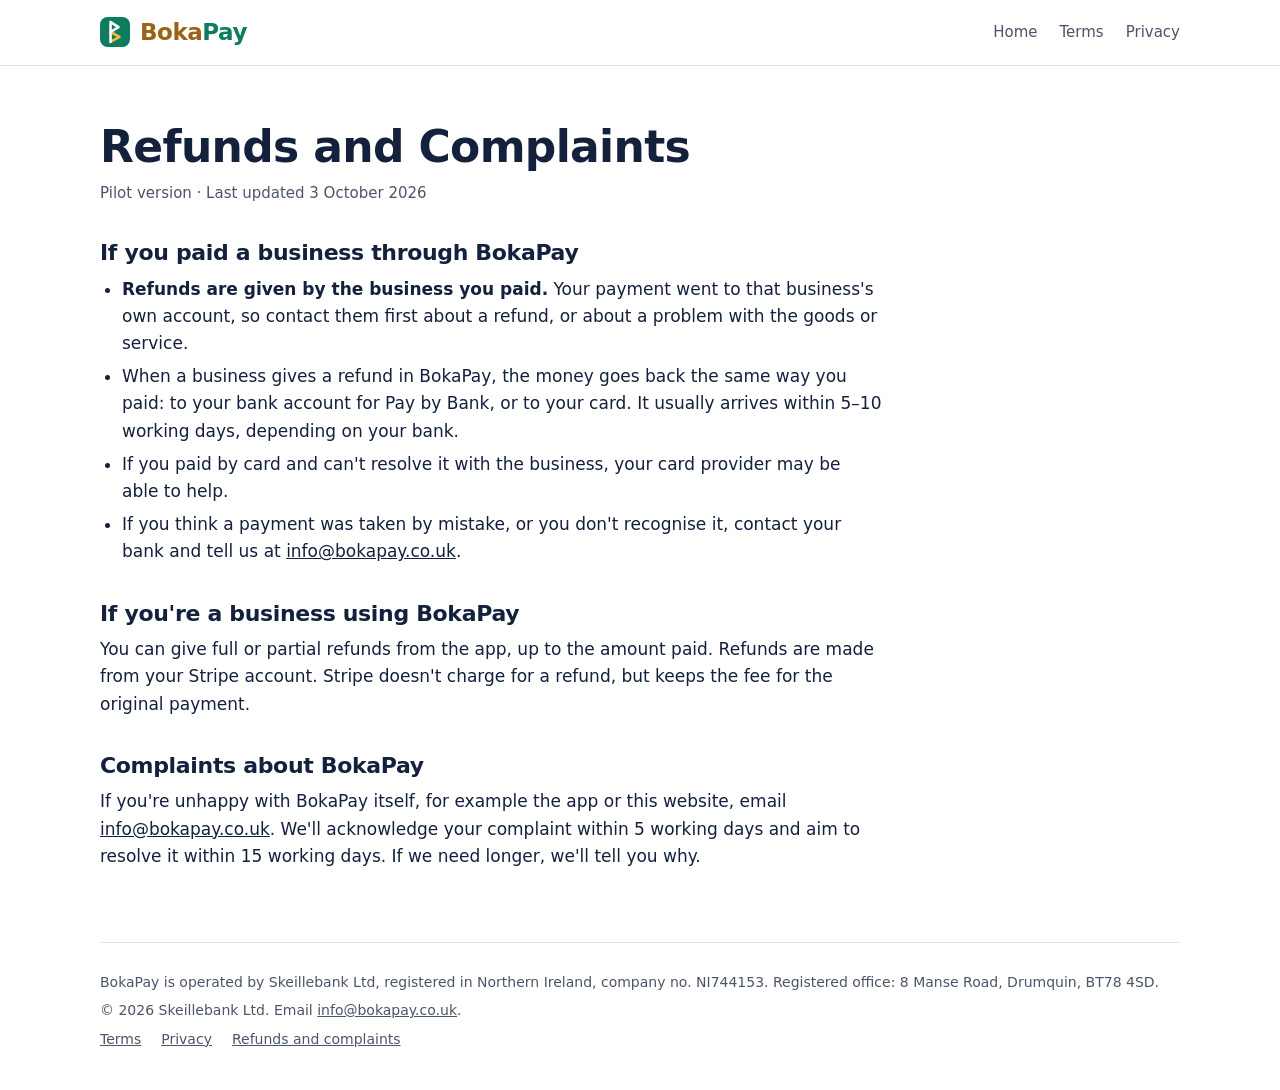
<file: refunds.html>
<!doctype html>
<html lang="en-GB">
<head>
<meta charset="utf-8">
<meta name="viewport" content="width=device-width, initial-scale=1">
<title>BokaPay Refunds and Complaints</title>
<link rel="icon" href="logo.svg" type="image/svg+xml">
<link rel="apple-touch-icon" href="apple-touch-icon.png">
<meta name="theme-color" content="#0f7b5f">
<link rel="canonical" href="https://bokapay.co.uk/refunds.html">
<meta name="description" content="BokaPay Refunds and Complaints. BokaPay is operated by Skeillebank Ltd.">
<link rel="stylesheet" href="styles.css">
</head>
<body>
<header class="site-header">
  <div class="wrap">
    <a class="wordmark" href="./"><img src="logo.svg" alt=""><span aria-label="BokaPay"><span class="wm-boka">Boka</span><span class="wm-pay">Pay</span></span></a>
    <nav class="nav" aria-label="Main"><a href="./">Home</a><a href="terms.html">Terms</a><a href="privacy.html">Privacy</a></nav>
  </div>
</header>
<main class="wrap">
  <article class="doc">
    <h1>Refunds and Complaints</h1>
    <p class="updated">Pilot version · Last updated 3 October 2026</p>

    <h2>If you paid a business through BokaPay</h2>
    <ul>
      <li><strong>Refunds are given by the business you paid.</strong> Your payment went to that business's own account, so contact them first about a refund, or about a problem with the goods or service.</li>
      <li>When a business gives a refund in BokaPay, the money goes back the same way you paid: to your bank account for Pay by Bank, or to your card. It usually arrives within 5–10 working days, depending on your bank.</li>
      <li>If you paid by card and can't resolve it with the business, your card provider may be able to help.</li>
      <li>If you think a payment was taken by mistake, or you don't recognise it, contact your bank and tell us at <a href="mailto:info@bokapay.co.uk">info@bokapay.co.uk</a>.</li>
    </ul>

    <h2>If you're a business using BokaPay</h2>
    <p>You can give full or partial refunds from the app, up to the amount paid. Refunds are made from your Stripe account. Stripe doesn't charge for a refund, but keeps the fee for the original payment.</p>

    <h2>Complaints about BokaPay</h2>
    <p>If you're unhappy with BokaPay itself, for example the app or this website, email <a href="mailto:info@bokapay.co.uk">info@bokapay.co.uk</a>. We'll acknowledge your complaint within 5 working days and aim to resolve it within 15 working days. If we need longer, we'll tell you why.</p>
  </article>
  <footer>
    <span>BokaPay is operated by Skeillebank Ltd, registered in Northern Ireland, company no. NI744153. Registered office: 8 Manse Road, Drumquin, BT78 4SD.</span>
    <span>© 2026 Skeillebank Ltd. Email <a href="mailto:info@bokapay.co.uk">info@bokapay.co.uk</a>.</span>
    <nav class="foot-links" aria-label="Legal"><a href="terms.html">Terms</a><a href="privacy.html">Privacy</a><a href="refunds.html">Refunds and complaints</a></nav>
  </footer>
</main>
</body>
</html>
</file>
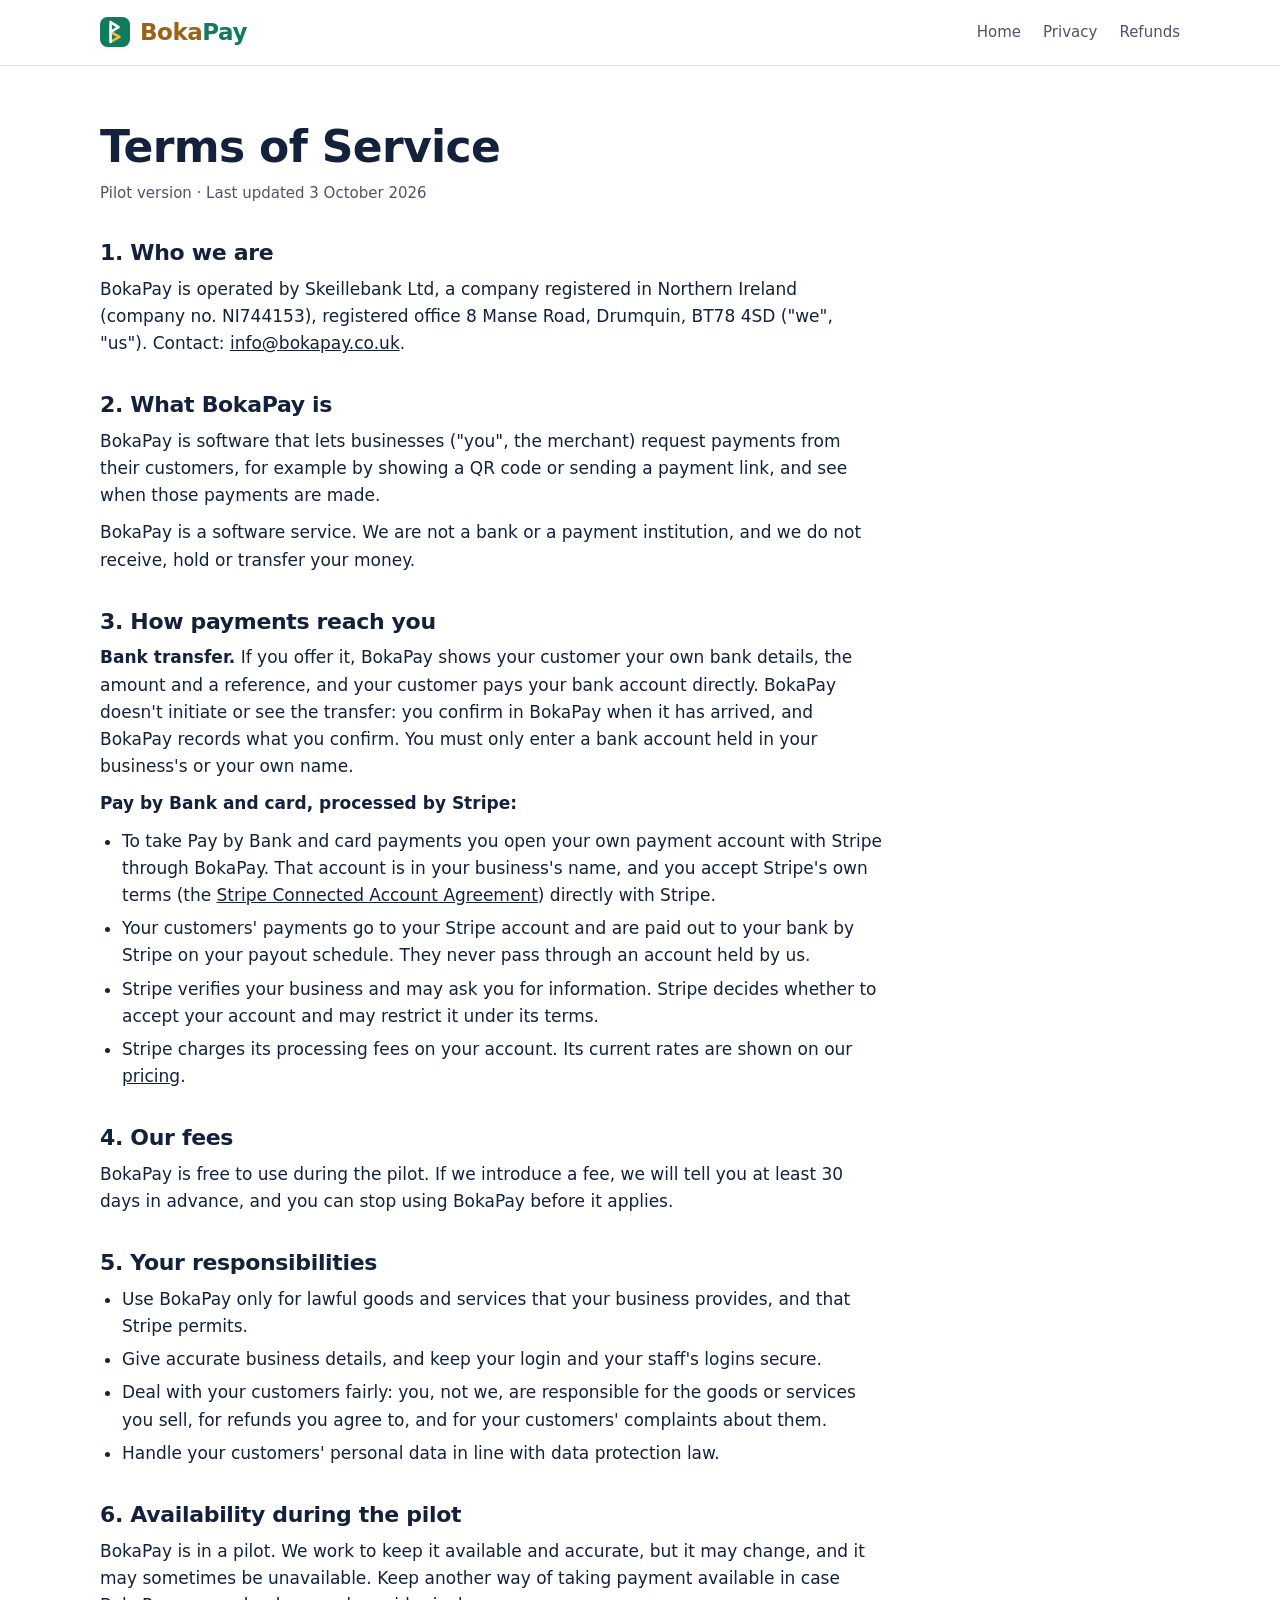
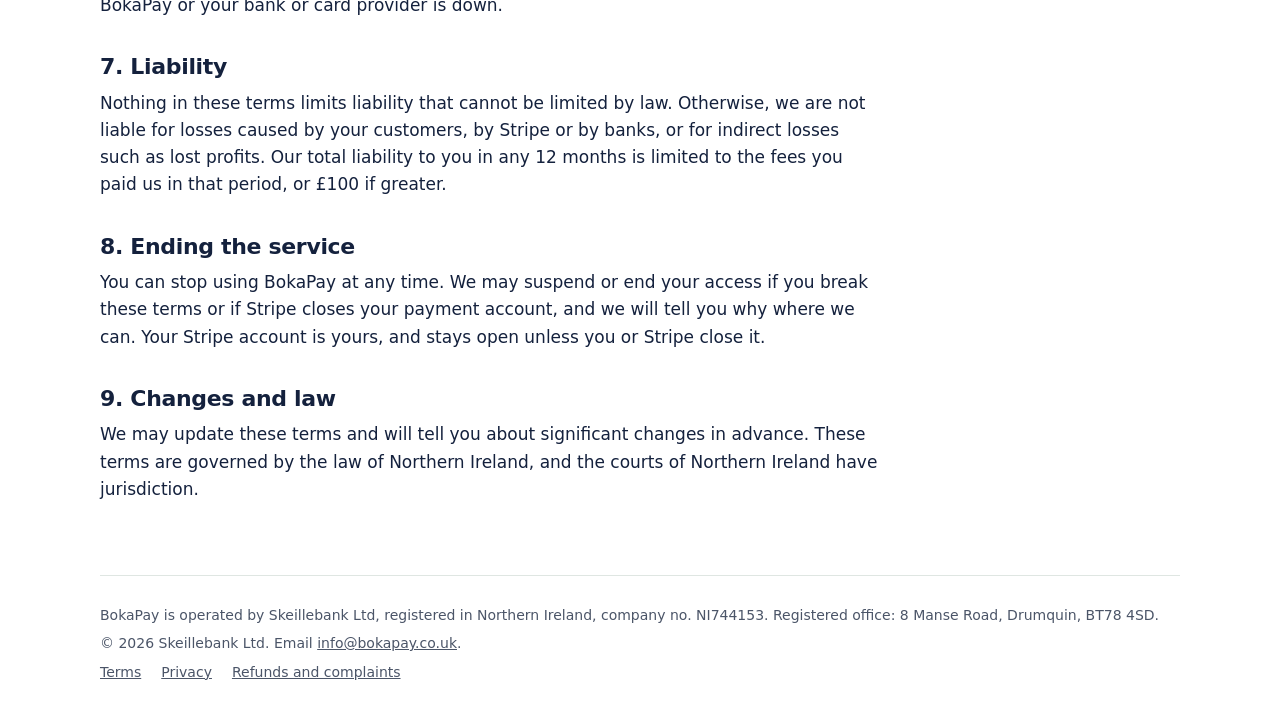
<file: terms.html>
<!doctype html>
<html lang="en-GB">
<head>
<meta charset="utf-8">
<meta name="viewport" content="width=device-width, initial-scale=1">
<title>BokaPay Terms of Service</title>
<link rel="icon" href="logo.svg" type="image/svg+xml">
<link rel="apple-touch-icon" href="apple-touch-icon.png">
<meta name="theme-color" content="#0f7b5f">
<link rel="canonical" href="https://bokapay.co.uk/terms.html">
<meta name="description" content="BokaPay Terms of Service. BokaPay is operated by Skeillebank Ltd.">
<link rel="stylesheet" href="styles.css">
</head>
<body>
<header class="site-header">
  <div class="wrap">
    <a class="wordmark" href="./"><img src="logo.svg" alt=""><span aria-label="BokaPay"><span class="wm-boka">Boka</span><span class="wm-pay">Pay</span></span></a>
    <nav class="nav" aria-label="Main"><a href="./">Home</a><a href="privacy.html">Privacy</a><a href="refunds.html">Refunds</a></nav>
  </div>
</header>
<main class="wrap">
  <article class="doc">
    <h1>Terms of Service</h1>
    <p class="updated">Pilot version · Last updated 3 October 2026</p>

    <h2>1. Who we are</h2>
    <p>BokaPay is operated by Skeillebank Ltd, a company registered in Northern Ireland (company no. NI744153), registered office 8 Manse Road, Drumquin, BT78 4SD ("we", "us"). Contact: <a href="mailto:info@bokapay.co.uk">info@bokapay.co.uk</a>.</p>

    <h2>2. What BokaPay is</h2>
    <p>BokaPay is software that lets businesses ("you", the merchant) request payments from their customers, for example by showing a QR code or sending a payment link, and see when those payments are made.</p>
    <p>BokaPay is a software service. We are not a bank or a payment institution, and we do not receive, hold or transfer your money.</p>

    <h2>3. How payments reach you</h2>
    <p><strong>Bank transfer.</strong> If you offer it, BokaPay shows your customer your own bank details, the amount and a reference, and your customer pays your bank account directly. BokaPay doesn't initiate or see the transfer: you confirm in BokaPay when it has arrived, and BokaPay records what you confirm. You must only enter a bank account held in your business's or your own name.</p>
    <p><strong>Pay by Bank and card, processed by Stripe:</strong></p>
    <ul>
      <li>To take Pay by Bank and card payments you open your own payment account with Stripe through BokaPay. That account is in your business's name, and you accept Stripe's own terms (the <a href="https://stripe.com/gb/legal/connect-account">Stripe Connected Account Agreement</a>) directly with Stripe.</li>
      <li>Your customers' payments go to your Stripe account and are paid out to your bank by Stripe on your payout schedule. They never pass through an account held by us.</li>
      <li>Stripe verifies your business and may ask you for information. Stripe decides whether to accept your account and may restrict it under its terms.</li>
      <li>Stripe charges its processing fees on your account. Its current rates are shown on our <a href="./#pricing">pricing</a>.</li>
    </ul>

    <h2>4. Our fees</h2>
    <p>BokaPay is free to use during the pilot. If we introduce a fee, we will tell you at least 30 days in advance, and you can stop using BokaPay before it applies.</p>

    <h2>5. Your responsibilities</h2>
    <ul>
      <li>Use BokaPay only for lawful goods and services that your business provides, and that Stripe permits.</li>
      <li>Give accurate business details, and keep your login and your staff's logins secure.</li>
      <li>Deal with your customers fairly: you, not we, are responsible for the goods or services you sell, for refunds you agree to, and for your customers' complaints about them.</li>
      <li>Handle your customers' personal data in line with data protection law.</li>
    </ul>

    <h2>6. Availability during the pilot</h2>
    <p>BokaPay is in a pilot. We work to keep it available and accurate, but it may change, and it may sometimes be unavailable. Keep another way of taking payment available in case BokaPay or your bank or card provider is down.</p>

    <h2>7. Liability</h2>
    <p>Nothing in these terms limits liability that cannot be limited by law. Otherwise, we are not liable for losses caused by your customers, by Stripe or by banks, or for indirect losses such as lost profits. Our total liability to you in any 12 months is limited to the fees you paid us in that period, or £100 if greater.</p>

    <h2>8. Ending the service</h2>
    <p>You can stop using BokaPay at any time. We may suspend or end your access if you break these terms or if Stripe closes your payment account, and we will tell you why where we can. Your Stripe account is yours, and stays open unless you or Stripe close it.</p>

    <h2>9. Changes and law</h2>
    <p>We may update these terms and will tell you about significant changes in advance. These terms are governed by the law of Northern Ireland, and the courts of Northern Ireland have jurisdiction.</p>
  </article>
  <footer>
    <span>BokaPay is operated by Skeillebank Ltd, registered in Northern Ireland, company no. NI744153. Registered office: 8 Manse Road, Drumquin, BT78 4SD.</span>
    <span>© 2026 Skeillebank Ltd. Email <a href="mailto:info@bokapay.co.uk">info@bokapay.co.uk</a>.</span>
    <nav class="foot-links" aria-label="Legal"><a href="terms.html">Terms</a><a href="privacy.html">Privacy</a><a href="refunds.html">Refunds and complaints</a></nav>
  </footer>
</main>
</body>
</html>
</file>
<file: styles.css>
/* BokaPay brand: ink #14213D, green #0F7B5F ("paid"), warm yellow #F4B942, system sans.
   Green on white is 5.4:1, fine for text and buttons. */
:root {
  --bg: #ffffff;
  --surface: #f4f7f5;
  --fg: #14213d;
  --muted: #4b5568;
  --line: #dfe6e2;
  --accent: #0f7b5f;
  --accent-fg: #ffffff;
  --accent-soft: #e3f2ec;
  --brand-yellow: #f4b942;
  --display: -apple-system, BlinkMacSystemFont, "Segoe UI", system-ui, sans-serif;
  --body: -apple-system, BlinkMacSystemFont, "Segoe UI", system-ui, sans-serif;
}
@media (prefers-color-scheme: dark) {
  :root:not([data-theme="light"]) {
    --bg: #0e1626; --surface: #15203a; --fg: #e8edf5; --muted: #a8b3c7; --line: #26324d;
    --accent: #3fc79c; --accent-fg: #0e1626; --accent-soft: #143a33;
    color-scheme: dark;
  }
}
:root[data-theme="dark"] {
  --bg: #0e1626; --surface: #15203a; --fg: #e8edf5; --muted: #a8b3c7; --line: #26324d;
  --accent: #3fc79c; --accent-fg: #0e1626; --accent-soft: #143a33;
  color-scheme: dark;
}

* { box-sizing: border-box; }
html { scroll-behavior: smooth; }
html, body { overflow-x: clip; }
@media (prefers-reduced-motion: reduce) { html { scroll-behavior: auto; } }
body {
  margin: 0;
  background: var(--bg);
  color: var(--fg);
  font-family: var(--body);
  font-size: 17px;
  line-height: 1.6;
  padding-inline: 16px;
  -webkit-font-smoothing: antialiased;
}
.wrap { max-width: 1080px; margin-inline: auto; }
h1, h2, h3 { font-family: var(--display); font-weight: 650; line-height: 1.12; letter-spacing: -0.015em; margin: 0; text-wrap: balance; overflow-wrap: break-word; min-width: 0; }
p, ul, ol { margin: 0; }
a { color: inherit; }
:focus-visible { outline: 3px solid var(--accent); outline-offset: 3px; border-radius: 3px; }

/* header */
.site-header { position: sticky; top: 0; z-index: 10; background: var(--bg); border-bottom: 1px solid var(--line); margin-inline: -16px; padding-inline: 16px; }
.site-header .wrap { display: flex; flex-wrap: wrap; align-items: center; justify-content: space-between; gap: 8px 24px; padding-block: 14px; }
.wordmark { font-family: var(--display); font-weight: 650; font-size: 23px; color: var(--fg); letter-spacing: -0.02em; text-decoration: none; display: inline-flex; align-items: center; gap: 10px; }
.wordmark img { width: 30px; height: 30px; display: block; }
.nav { display: flex; flex-wrap: wrap; gap: 4px 22px; font-size: 15px; }
.nav a { text-decoration: none; color: var(--muted); padding-block: 4px; }
/* Touch screens: each menu link a full 44px tap target, easy for either thumb. */
@media (pointer: coarse) { .nav a { display: inline-flex; align-items: center; min-height: 44px; } }
.nav a:hover { color: var(--fg); }

/* buttons */
.btn { display: inline-block; text-decoration: none; font-weight: 600; font-size: 16px; padding: 13px 22px; border-radius: 999px; border: 1.5px solid var(--fg); white-space: nowrap; }
.btn.primary { background: var(--accent); border-color: var(--accent); color: var(--accent-fg); }
.btn.primary:hover { filter: brightness(1.08); }
.btn.ghost:hover { background: var(--surface); }
.btn:active { transform: translateY(1px); }

/* hero */
.hero { display: grid; grid-template-columns: minmax(0, 1.15fr) minmax(0, 0.85fr); gap: 48px; align-items: center; padding-block: 72px 80px; }
.hero h1 { font-size: clamp(38px, 6vw, 60px); }
.status-note { display: inline-block; margin-top: 20px; font-size: 14px; font-weight: 600; color: var(--fg); background: var(--accent-soft); border-radius: 999px; padding: 6px 14px; }
.hero .lead { margin-top: 22px; font-size: 19px; color: var(--muted); max-width: 32em; }
.cta-row { display: flex; flex-wrap: wrap; gap: 12px; margin-top: 30px; }

/* phone mock */
.phone { justify-self: center; width: min(300px, 100%); background: var(--surface); border: 1px solid var(--line); border-radius: 32px; padding: 22px 20px 24px; box-shadow: 0 28px 56px -30px rgba(20, 33, 61, 0.45); display: grid; gap: 14px; text-align: center; }
.phone .who { font-size: 14px; color: var(--muted); }
.phone .amount { font-family: var(--display); font-size: 44px; font-weight: 700; line-height: 1; }
.phone .qr { background: #fff; border-radius: 16px; padding: 14px; justify-self: center; }
.phone .qr svg { display: block; width: 170px; height: 170px; }
.phone .hint { font-size: 13.5px; color: var(--muted); }
.phone .paid { display: inline-flex; align-items: center; justify-content: center; gap: 8px; background: var(--accent-soft); color: var(--accent); font-weight: 650; border-radius: 999px; padding: 9px 14px; font-size: 15px; }
.phone .example { font-size: 12px; color: var(--muted); }

/* sections */
section { padding-block: 72px; border-top: 1px solid var(--line); scroll-margin-top: 70px; }
.sec-head { display: grid; gap: 12px; margin-bottom: 40px; max-width: 40em; }
.sec-head h2 { font-size: clamp(30px, 4.4vw, 42px); }
.sec-head p { color: var(--muted); }

.steps { list-style: none; padding: 0; display: grid; grid-template-columns: repeat(4, minmax(0, 1fr)); gap: 20px; counter-reset: step; }
.steps li { background: var(--surface); border: 1px solid var(--line); border-radius: 14px; padding: 22px; display: grid; gap: 8px; align-content: start; counter-increment: step; }
.steps li::before { content: counter(step); font-family: var(--display); font-weight: 700; font-size: 15px; width: 32px; height: 32px; border-radius: 50%; display: grid; place-items: center; background: var(--accent); color: var(--accent-fg); }
.steps h3 { font-size: 19px; }
.steps p { color: var(--muted); font-size: 15.5px; }
.note { margin-top: 24px; color: var(--muted); font-size: 15.5px; }

.cards { display: grid; grid-template-columns: repeat(3, minmax(0, 1fr)); gap: 28px 32px; }
.cards > div { display: grid; gap: 8px; align-content: start; border-top: 6px solid var(--brand-yellow); padding-top: 16px; }
.cards h3 { font-size: 21px; }
.cards p { color: var(--muted); font-size: 15.5px; }

.two { display: grid; grid-template-columns: minmax(0, 1fr) minmax(0, 1fr); gap: 48px; align-items: start; }
.two h3 { font-size: 20px; margin-bottom: 14px; }
/* Tick lists (voice.md, 31 Oct 2026): the apps' filled circle and tick, centred on the first line. */
.ticks { list-style: none; padding: 0; display: grid; gap: 12px; }
.ticks li { padding-left: 34px; position: relative; }
.ticks li::before, .ticks li::after { content: ""; position: absolute; left: 0; top: calc(0.5lh - 11px); width: 22px; height: 22px; }
.ticks li::before { border-radius: 50%; background: var(--accent); }
.ticks li::after { background: var(--accent-fg); -webkit-mask: url("data:image/svg+xml,%3Csvg xmlns='http://www.w3.org/2000/svg' viewBox='0 0 24 24'%3E%3Cpath d='M9 16.17 4.83 12l-1.42 1.41L9 19 21 7l-1.41-1.41z'/%3E%3C/svg%3E") center / 15px no-repeat; mask: url("data:image/svg+xml,%3Csvg xmlns='http://www.w3.org/2000/svg' viewBox='0 0 24 24'%3E%3Cpath d='M9 16.17 4.83 12l-1.42 1.41L9 19 21 7l-1.41-1.41z'/%3E%3C/svg%3E") center / 15px no-repeat; }
.soon li { padding-left: 34px; position: relative; color: var(--muted); }
.soon li::before { content: ""; position: absolute; left: 0; top: calc(0.5lh - 11px); width: 22px; height: 22px; box-sizing: border-box; border-radius: 50%; border: 1.5px solid var(--muted); }
.soon { list-style: none; padding: 0; display: grid; gap: 12px; }

.callout { padding: 22px 24px; border: 1px solid var(--line); background: var(--surface); border-radius: 12px; display: grid; gap: 10px; }

/* pricing */
.price-table { width: 100%; border-collapse: collapse; font-size: 16px; }
.price-table th, .price-table td { text-align: left; padding: 14px 12px; border-bottom: 1px solid var(--line); vertical-align: top; }
.price-table th { font-size: 14px; color: var(--muted); font-weight: 600; }
.price-table td:last-child { font-weight: 600; white-space: nowrap; }
.fineprint { margin-top: 16px; font-size: 14.5px; color: var(--muted); }

/* faq */
.faq { display: grid; gap: 10px; max-width: 46em; }
.faq details { border: 1px solid var(--line); border-radius: 12px; padding: 14px 18px; background: var(--surface); }
.faq summary { cursor: pointer; font-weight: 600; }
.faq details p { margin-top: 10px; color: var(--muted); }

.pilot { display: grid; grid-template-columns: minmax(0, 1fr) auto; gap: 24px; align-items: center; background: var(--accent-soft); border-radius: 18px; padding: 32px; }
.pilot p { color: var(--muted); margin-top: 10px; }

footer { border-top: 1px solid var(--line); padding-block: 28px 40px; display: grid; gap: 6px; color: var(--muted); font-size: 14px; }
.foot-links { display: flex; flex-wrap: wrap; gap: 4px 20px; }
.foot-links a { white-space: nowrap; }

/* legal pages */
.doc { max-width: 46em; padding-block: 56px 72px; }
.doc h1 { font-size: clamp(32px, 5vw, 44px); }
.doc .updated { color: var(--muted); margin-top: 10px; font-size: 15px; }
.doc h2 { font-size: 22px; margin-top: 36px; margin-bottom: 10px; }
.doc p, .doc ul { margin-top: 10px; }
.doc ul { padding-left: 22px; }
.doc li { margin-top: 6px; }

@media (max-width: 900px) {
  .hero, .two, .pilot { grid-template-columns: minmax(0, 1fr); }
  .steps { grid-template-columns: repeat(2, minmax(0, 1fr)); }
  .cards { grid-template-columns: minmax(0, 1fr); }
  .hero { padding-block: 48px 56px; }
}
@media (max-width: 560px) {
  .steps { grid-template-columns: minmax(0, 1fr); }
  .price-table td:last-child { white-space: normal; }
  .pilot { padding: 24px; }
}

/* Layout from the brand voice (voice.md): closing lines, a breathing section, what BokaPay leaves out, the Skeillebank family */
.land { margin-top: 40px; font-family: var(--display); font-weight: 650; font-size: clamp(22px, 2.6vw, 28px); line-height: 1.25; max-width: 28em; text-wrap: balance; }
.land::before { content: ""; display: block; width: 40px; height: 3px; background: var(--brand-yellow); margin-bottom: 16px; }
section.breath { padding-block: 100px; }
.breath p { font-family: var(--display); font-weight: 700; font-size: clamp(28px, 4.2vw, 46px); line-height: 1.12; letter-spacing: -0.015em; max-width: 19em; text-wrap: balance; }
.breath p span { color: var(--muted); }
.without { list-style: none; margin: 0; padding: 0; display: grid; grid-template-columns: repeat(3, minmax(0, 1fr)); gap: 36px 40px; }
.without li { border-top: 1.5px solid var(--fg); padding-top: 16px; display: grid; gap: 8px; align-content: start; }
.without h3 { font-size: 21px; display: flex; gap: 10px; align-items: baseline; }
.without h3::before { content: "✕"; color: #c0392b; font-size: 17px; }
.without p { color: var(--muted); font-size: 15.5px; }
.family { display: flex; flex-wrap: wrap; align-items: center; gap: 10px 22px; padding-bottom: 16px; margin-bottom: 6px; border-bottom: 1px solid var(--line); }
.family-label { font-size: 14px; font-weight: 500; color: var(--muted); text-decoration: none; }
.family a.fam { display: inline-flex; align-items: center; gap: 8px; color: var(--fg); font-weight: 600; font-size: 15px; text-decoration: none; }
.family a.fam:hover, .family-label:hover { color: var(--accent); }
.family img { width: 28px; height: 28px; border-radius: 7px; display: block; }
@media (max-width: 900px) { .without { grid-template-columns: minmax(0, 1fr); gap: 28px; } section.breath { padding-block: 64px; } }

/* Footer, centred and stacked like every Skeillebank site: wordmark, page links, the family, then the legal line. */
footer.sfoot { display: grid; justify-items: center; text-align: center; gap: 0; padding-block: 44px 40px; }
.sfoot .wordmark { justify-content: center; }
.sfoot-links { display: flex; flex-wrap: wrap; justify-content: center; gap: 8px 26px; margin-top: 18px; font-size: 15px; }
.sfoot-links a { color: var(--muted); text-decoration: none; }
.sfoot-links a:hover { color: var(--fg); }
.sfoot .family { width: 100%; justify-content: center; margin: 26px 0 0; padding: 24px 0 0; border-top: 1px solid var(--line); border-bottom: none; }
.sfoot .family-label { flex-basis: 100%; text-align: center; margin-bottom: 2px; }
.sfoot-fine { width: 100%; margin-top: 24px; padding-top: 20px; border-top: 1px solid var(--line); display: grid; gap: 6px; font-size: 13.5px; color: var(--muted); }
.sfoot-fine a { color: inherit; }

.family-label img{height:24px; width:auto; border-radius:0;}
a.family-label{display:inline-flex; align-items:center; justify-content:center; gap:8px; text-decoration:none;}

/* Two-colour wordmark: "Boka" orange, "Pay" green (lighter shades on dark).
   The logo orange #b7791f is 3.6:1 on white, so the text uses a darker shade of the same hue (5:1). */
.wm-boka { color: #9a6418; }
.wm-pay { color: var(--accent); }
@media (prefers-color-scheme: dark) { :root:not([data-theme="light"]) .wm-boka { color: var(--brand-yellow); } }
:root[data-theme="dark"] .wm-boka { color: var(--brand-yellow); }
</file>
